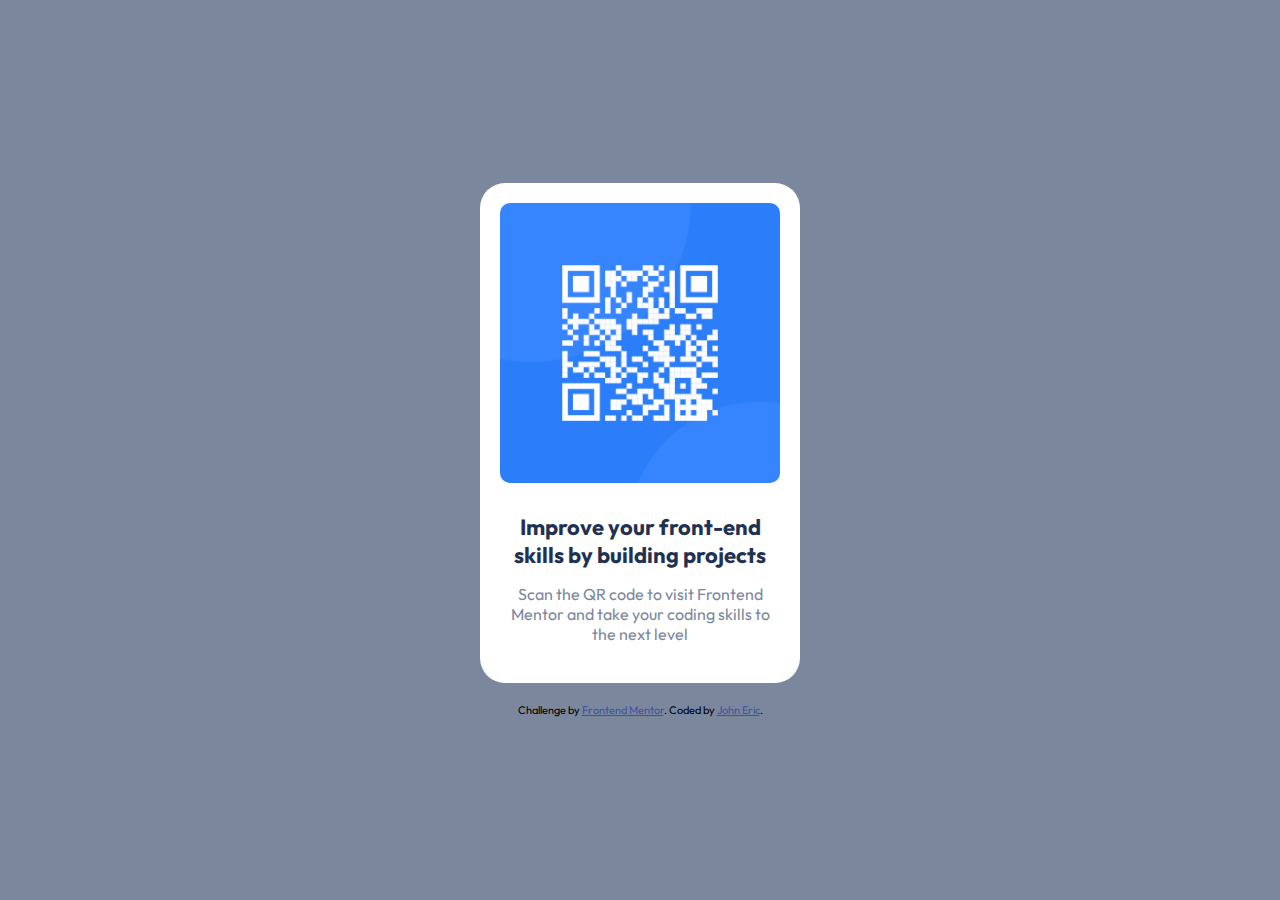
<file: index.html>
<!DOCTYPE html>
<html lang="en">
<head>
  <meta charset="UTF-8">
  <meta name="viewport" content="width=device-width, initial-scale=1.0"> <!-- displays site properly based on user's device -->

  <link rel="icon" type="image/png" sizes="32x32" href="./images/favicon-32x32.png">
  
  <link rel="preconnect" href="https://fonts.googleapis.com">
<link rel="preconnect" href="https://fonts.gstatic.com" crossorigin>
<link href="https://fonts.googleapis.com/css2?family=Outfit:wght@400;700&display=swap" rel="stylesheet">

  <link rel="stylesheet" href="style.css">

  
  <title>Frontend Mentor | QR code component</title>

  <!-- Feel free to remove these styles or customise in your own stylesheet 👍 -->
  <style>
    .attribution { font-size: 11px; text-align: center; }
    .attribution a { color: hsl(228, 45%, 44%); }
  </style>
</head>
<body>
  <div class="container">
    <img src="images/image-qr-code.png" alt="image-qr-code">
    <h1>Improve your front-end skills by building projects</h1>
    <p>Scan the QR code to visit Frontend Mentor and take your coding skills to the next level</p>
  </div>
  
  <div class="attribution">
    Challenge by <a href="https://www.frontendmentor.io?ref=challenge" target="_blank">Frontend Mentor</a>. 
    Coded by <a href="#">John Eric</a>.
  </div>

</body>
</html>
</file>
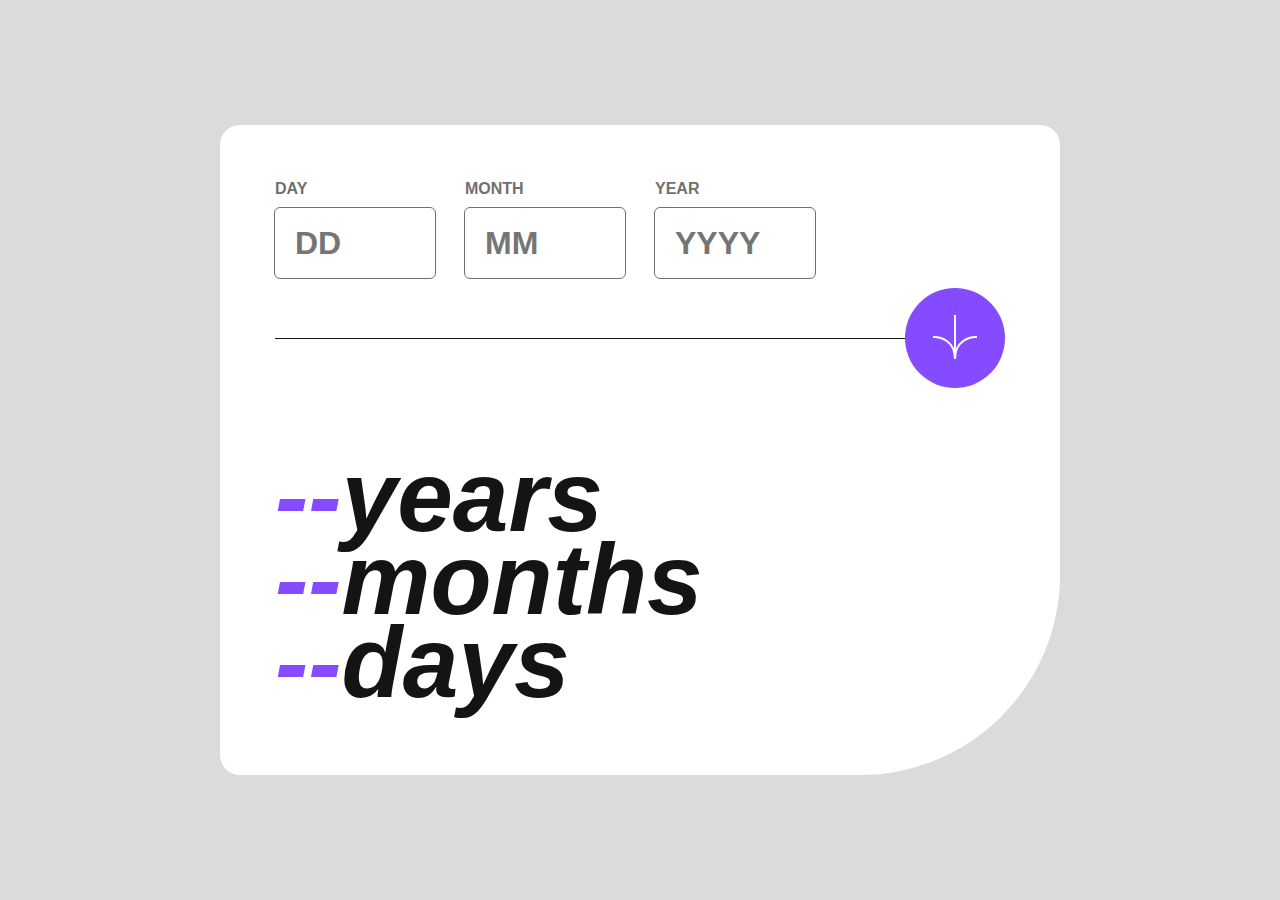
<file: age-calculator-app-main/index.html>
<!DOCTYPE html>
<html lang="en">
  <head>
    <meta charset="UTF-8" />
    <meta name="viewport" content="width=device-width, initial-scale=1.0" />
    <!-- displays site properly based on user's device -->

    <link
      rel="icon"
      type="image/png"
      sizes="32x32"
      href="./assets/images/favicon-32x32.png"
    />
    <link rel="stylesheet" href="style.css" />

    <title>Frontend Mentor | Age calculator app</title>
    <script src="app.js" defer></script>

    <!-- Feel free to remove these styles or customise in your own stylesheet 👍 -->
    <style>
      .attribution {
        font-size: 11px;
        text-align: center;
      }
      .attribution a {
        color: hsl(228, 45%, 44%);
      }
    </style>
  </head>
  <body>
    <div class="container">
      <form action="" class="form">
          <div class="data">
            <label for="day">Day</label>
            <input type="number" name="day" placeholder="DD" class="day"/>
            <p class="invalid date"></p>
          </div>
          <div class="data dataMonth">
            <label for="month">Month</label>
            <input type="number" name="month" placeholder="MM" class="month"/>
            <p class="invalid month"></p>
          </div>
          <div class="data">
            <label for="year">Year</label>
            <input type="number" name="year" placeholder="YYYY" class="year"/>
            <p class="invalid year"></p>
          </div>
      </form>
      <div class="submit">
        <div class="line"></div>
        <button type="submit" class="btn"/>
        <img src="assets/images/icon-arrow.svg" alt="">
        </button>
      </div>

      <div class="result">
        <p><span class="resultYears">--</span>years</p>
        <p><span class="resultMonths">--</span>months</p>
        <p><span class="resultDays">--</span>days</p>
      </div>

    </div>
    <!-- <div class="attribution">
      Challenge by
      <a href="https://www.frontendmentor.io?ref=challenge" target="_blank"
        >Frontend Mentor</a
      >. Coded by <a href="#">Your Name Here</a>.
    </div> -->
  </body>
</html>
</file>
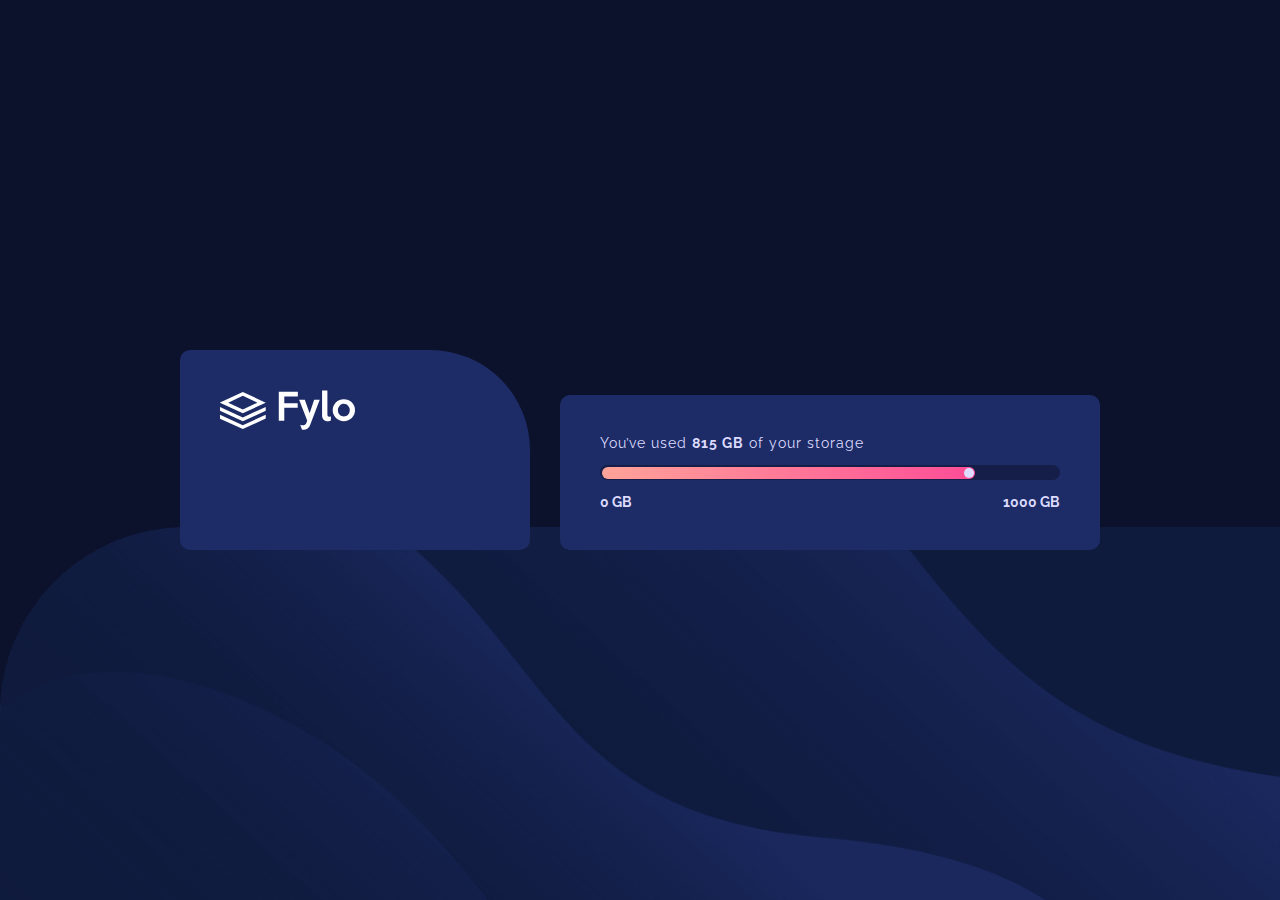
<file: fylo-data-storage-component-master/index.html>
<!DOCTYPE html>
<html lang="en">
  <head>
    <meta charset="UTF-8" />
    <meta name="viewport" content="width=device-width, initial-scale=1.0" />
    <!-- displays site properly based on user's device -->

    <link
      rel="icon"
      type="image/png"
      sizes="32x32"
      href="./images/favicon-32x32.png"
    />
    <link rel="stylesheet" href="style.css" />
    <link
      href="https://fonts.googleapis.com/css?family=Raleway:100,200,300,regular,500,600,700,800,900,100italic,200italic,300italic,italic,500italic,600italic,700italic,800italic,900italic"
      rel="stylesheet"
    />

    <title>Frontend Mentor | Fylo data storage component</title>

    <!-- Feel free to remove these styles or customise in your own stylesheet 👍 -->
    <style>
      .attribution {
        font-size: 11px;
        text-align: center;
      }
      .attribution a {
        color: hsl(228, 45%, 44%);
      }
    </style>
  </head>
  <body>
    <main>
      <div class="icon-container">
        <img src="images/logo.svg" alt="logo" class="logo"/>
        <div class="icons">
          <div class="icon"><img src="images/icon-document.svg" alt="document"/></div>
          <div class="icon"><img src="images/icon-folder.svg" alt="folder" /></div>
          <div class="icon"><img src="images/icon-upload.svg" alt="upload" /></div>
        </div>
      </div>
      <div class="state-container">
        <p>You’ve used <span>815 GB</span> of your storage</p>
        <div class="storage-rest">
          <p>185 <span>GB Left</span></p>
          <div class="triangle"></div>
        </div>
        <div class="storage-bar">
          <div class="storage"></div>
        </div>
        <div class="storage-info">
          <span>0 GB</span>
          <span>1000 GB</span>
        </div>
      </div>
    </main>

    <!-- You’ve used 815 GB of your storage

  185 GB Left
  
  0 GB
  1000 GB
  
   <div class="attribution">
    Challenge by <a href="https://www.frontendmentor.io?ref=challenge" target="_blank">Frontend Mentor</a>. 
    Coded by <a href="#">Your Name Here</a>.
  </div> -->
  </body>
</html>
</file>
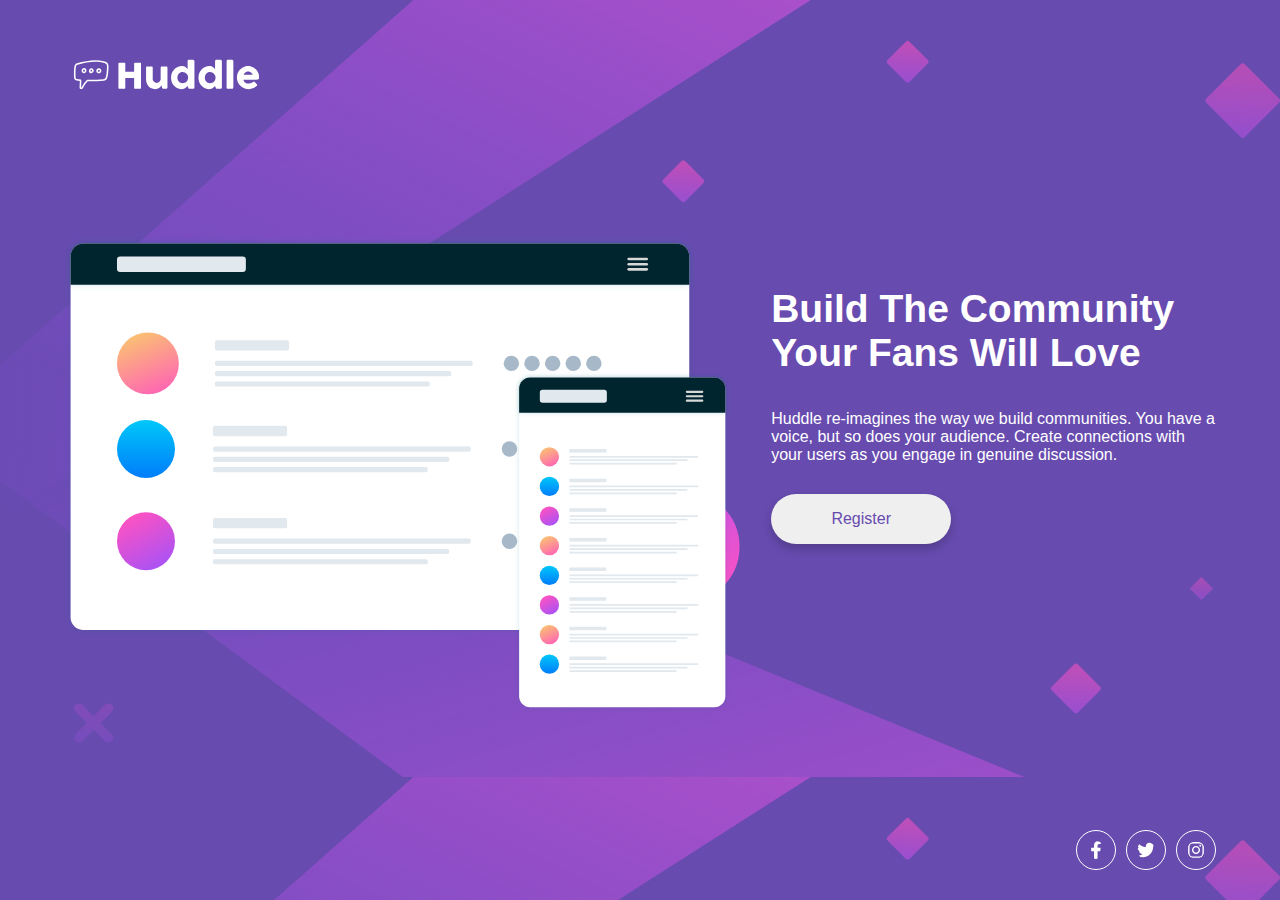
<file: huddle-landing-page-with-single-introductory-section-master/index.html>
<!DOCTYPE html>
<html lang="en">
  <head>
    <meta charset="UTF-8" />
    <meta name="viewport" content="width=device-width, initial-scale=1.0" />
    <!-- displays site properly based on user's device -->

    <link
      rel="icon"
      type="image/png"
      sizes="32x32"
      href="./images/favicon-32x32.png"
    />
    <link
      rel="stylesheet"
      href="https://cdnjs.cloudflare.com/ajax/libs/font-awesome/6.4.0/css/all.min.css"
      integrity="sha512-iecdLmaskl7CVkqkXNQ/ZH/XLlvWZOJyj7Yy7tcenmpD1ypASozpmT/E0iPtmFIB46ZmdtAc9eNBvH0H/ZpiBw=="
      crossorigin="anonymous"
      referrerpolicy="no-referrer"
    />
    <link rel="stylesheet" href="style.css" />

    <title>
      Frontend Mentor | Huddle landing page with single introductory section
    </title>

    <!-- Feel free to remove these styles or customise in your own stylesheet 👍 -->
    <style>
      .attribution {
        font-size: 11px;
        text-align: center;
      }
      .attribution a {
        color: hsl(228, 45%, 44%);
      }
    </style>
  </head>
  <body>
    <header>
      <img src="images/logo.svg" alt="logo-Huddle" class="logo"/>
    </header>

    <main>
      <div class="img-content">
        <img
          src="images/illustration-mockups.svg"
          alt="illustration-mockups"
          class="illustration"
        />
      </div>

      <div class="text-content">
        <h1>Build The Community Your Fans Will Love</h1>
        <p>
          Huddle re-imagines the way we build communities. You have a voice, but
          so does your audience. Create connections with your users as you
          engage in genuine discussion.
        </p>
        <button>Register</button>
      </div>

    </main>
    
    <footer class="social">
      <svg xmlns="http://www.w3.org/2000/svg" viewBox="0 0 320 512"><path d="M279.14 288l14.22-92.66h-88.91v-60.13c0-25.35 12.42-50.06 52.24-50.06h40.42V6.26S260.43 0 225.36 0c-73.22 0-121.08 44.38-121.08 124.72v70.62H22.89V288h81.39v224h100.17V288z" fill="#fff"/>
      </svg>
      <svg xmlns="http://www.w3.org/2000/svg" viewBox="0 0 512 512"><path d="M459.37 151.716c.325 4.548.325 9.097.325 13.645 0 138.72-105.583 298.558-298.558 298.558-59.452 0-114.68-17.219-161.137-47.106 8.447.974 16.568 1.299 25.34 1.299 49.055 0 94.213-16.568 130.274-44.832-46.132-.975-84.792-31.188-98.112-72.772 6.498.974 12.995 1.624 19.818 1.624 9.421 0 18.843-1.3 27.614-3.573-48.081-9.747-84.143-51.98-84.143-102.985v-1.299c13.969 7.797 30.214 12.67 47.431 13.319-28.264-18.843-46.781-51.005-46.781-87.391 0-19.492 5.197-37.36 14.294-52.954 51.655 63.675 129.3 105.258 216.365 109.807-1.624-7.797-2.599-15.918-2.599-24.04 0-57.828 46.782-104.934 104.934-104.934 30.213 0 57.502 12.67 76.67 33.137 23.715-4.548 46.456-13.32 66.599-25.34-7.798 24.366-24.366 44.833-46.132 57.827 21.117-2.273 41.584-8.122 60.426-16.243-14.292 20.791-32.161 39.308-52.628 54.253z" fill="#fff"/></svg>
      <svg xmlns="http://www.w3.org/2000/svg" viewBox="0 0 448 512"><path d="M224.1 141c-63.6 0-114.9 51.3-114.9 114.9s51.3 114.9 114.9 114.9S339 319.5 339 255.9 287.7 141 224.1 141zm0 189.6c-41.1 0-74.7-33.5-74.7-74.7s33.5-74.7 74.7-74.7 74.7 33.5 74.7 74.7-33.6 74.7-74.7 74.7zm146.4-194.3c0 14.9-12 26.8-26.8 26.8-14.9 0-26.8-12-26.8-26.8s12-26.8 26.8-26.8 26.8 12 26.8 26.8zm76.1 27.2c-1.7-35.9-9.9-67.7-36.2-93.9-26.2-26.2-58-34.4-93.9-36.2-37-2.1-147.9-2.1-184.9 0-35.8 1.7-67.6 9.9-93.9 36.1s-34.4 58-36.2 93.9c-2.1 37-2.1 147.9 0 184.9 1.7 35.9 9.9 67.7 36.2 93.9s58 34.4 93.9 36.2c37 2.1 147.9 2.1 184.9 0 35.9-1.7 67.7-9.9 93.9-36.2 26.2-26.2 34.4-58 36.2-93.9 2.1-37 2.1-147.8 0-184.8zM398.8 388c-7.8 19.6-22.9 34.7-42.6 42.6-29.5 11.7-99.5 9-132.1 9s-102.7 2.6-132.1-9c-19.6-7.8-34.7-22.9-42.6-42.6-11.7-29.5-9-99.5-9-132.1s-2.6-102.7 9-132.1c7.8-19.6 22.9-34.7 42.6-42.6 29.5-11.7 99.5-9 132.1-9s102.7-2.6 132.1 9c19.6 7.8 34.7 22.9 42.6 42.6 11.7 29.5 9 99.5 9 132.1s2.7 102.7-9 132.1z" fill="#fff"/></svg>
      <!-- <img src="images/facebook-f.svg" alt="icon-facebook" />
      <img src="images/twitter.svg" alt="icon-twitter" />
      <img src="images/instagram.svg" alt="icon-instagram" /> -->
    </footer>
    <!-- <footer>
    <p class="attribution">
      Challenge by <a href="https://www.frontendmentor.io?ref=challenge" target="_blank">Frontend Mentor</a>. 
      Coded by <a href="#">Jonh Eric</a>.
    </p>
  </footer> -->
  </body>
</html>
</file>
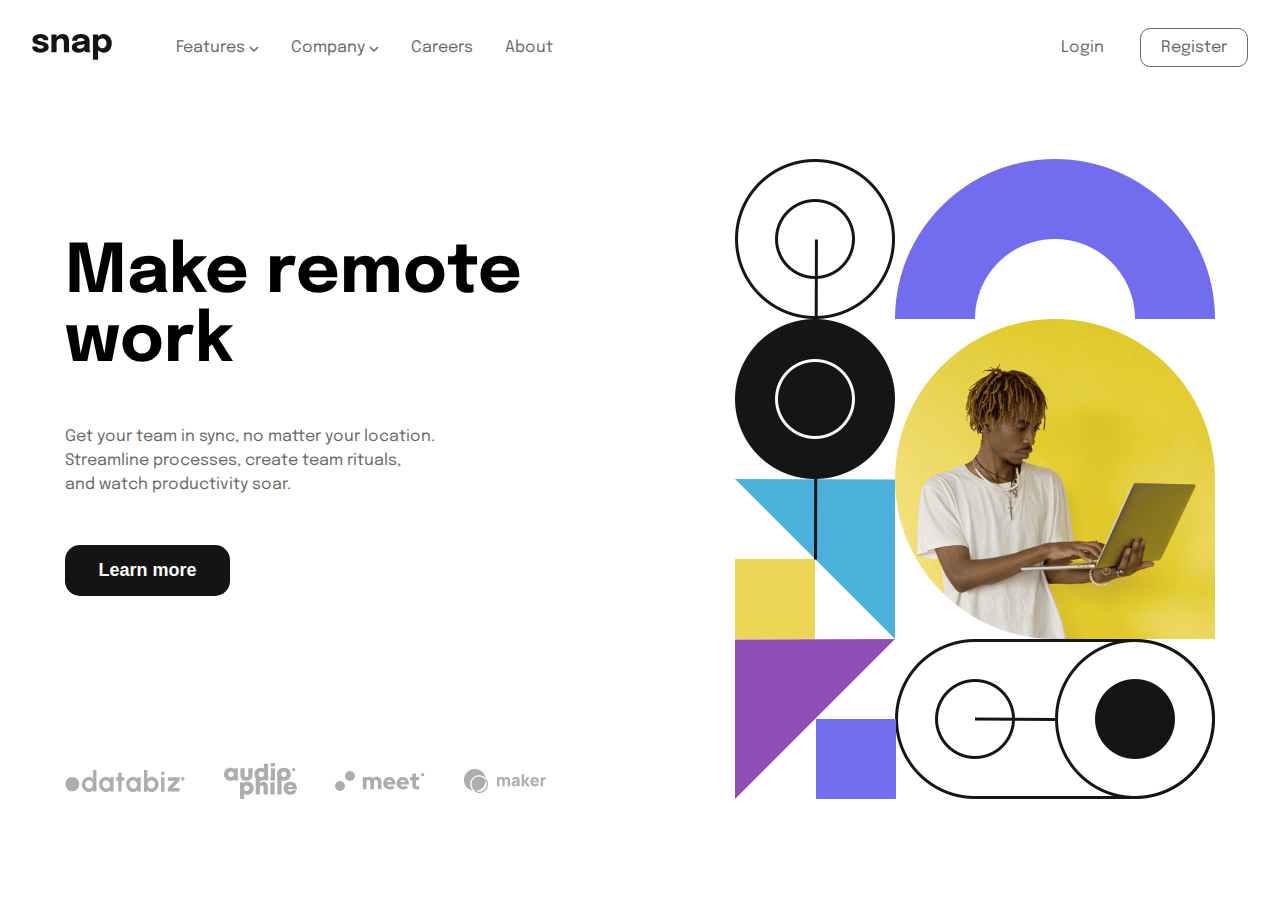
<file: intro-section-with-dropdown-navigation-main/index.html>
<!DOCTYPE html>
<html lang="en">
<head>
  <meta charset="UTF-8">
  <meta name="viewport" content="width=device-width, initial-scale=1.0"> <!-- displays site properly based on user's device -->

  <link rel="icon" type="image/png" sizes="32x32" href="./images/favicon-32x32.png">
  <link rel="stylesheet" href="style.css">
  <link href="https://fonts.googleapis.com/css?family=Epilogue:100,200,300,regular,500,600,700,800,900,100italic,200italic,300italic,italic,500italic,600italic,700italic,800italic,900italic" rel="stylesheet" />
  
  <title>Frontend Mentor | Intro section with dropdown navigation</title>

  <!-- Feel free to remove these styles or customise in your own stylesheet 👍 -->
  <style>
    .attribution { font-size: 11px; text-align: center; }
    .attribution a { color: hsl(228, 45%, 44%); }
  </style>
</head>
<body>
<header role="navigation">
  <nav>
    <img src="images/logo.svg" alt="logo snap" class="logo">
    <menu class="close">
      <ul>
        <li>
          <a href="#" class="features-menu">
            <span>Features</span> 
            <img src="images/icon-arrow-down.svg" class="arrow1" alt="">
                      <!-- <img src="images/icon-arrow-up.svg" alt=""> -->
          </a>
          <ul class="submenu sub-features none">
            <li><a href="#"><img src="images/icon-todo.svg" alt="icon-todo"> <span>Todo List</span></a></li>
            <li><a href="#"><img src="images/icon-calendar.svg" alt="icon-calendar"> <span>Calendar</span></a></li>
            <li><a href="#"><img src="images/icon-reminders.svg" alt="icon-reminders"> <span>Reminder</span></a></li>
            <li><a href="#"><img src="images/icon-planning.svg" alt="icon-planning"> <span>Planning</span></a></li>
          </ul>
        </li>
        <li>
          <a href="#" class="company-menu">
            <span>Company</span>
             <img src="images/icon-arrow-down.svg" class="arrow2" alt="">
                    <!-- <img src="images/icon-arrow-up.svg" alt=""> -->
          </a>
          <ul class="submenu sub-company none">
            <li><a href="#">History</a></li>
            <li><a href="#">Our Team</a></li>
            <li><a href="#">Blog</a></li>
          </ul>
        </li>
        <li><a href="">Careers</a></li>
        <li><a href="">About</a></li>
      </ul>
      <div class="user-login">
        <a href="#">Login</a >
        <a href="">Register</a>
      </div>
    </menu>
    <div class="hamburger">
      <div></div>
      <div></div>
      <div></div>
    </div>
  </nav>


  <div class="overlay close"></div>
</header>
  <section class="hero">
    <div class="left-hero">
      <h1>Make remote work</h1>
      <p>
        Get your team in sync, no matter your location. <br>
        Streamline processes, create team rituals, <br>
        and watch productivity soar.
      </p>
      <button>Learn more</button>
      <div class="client-logo">
        <img src="images/client-databiz.svg" alt="">
        <img src="images/client-audiophile.svg" alt="">
        <img src="images/client-meet.svg" alt="">
        <img src="images/client-maker.svg" alt="">
      </div>
    </div>
    <div class="illustration">
      <!-- <img src="images/image-hero-desktop.png" alt=""> -->
    </div>
  </section>
  
  <!-- <div class="attribution">
    Challenge by <a href="https://www.frontendmentor.io?ref=challenge" target="_blank">Frontend Mentor</a>. 
    Coded by <a href="#">Your Name Here</a>.
  </div> -->

  <script src="app.js"></script>
</body>
</html>
</file>
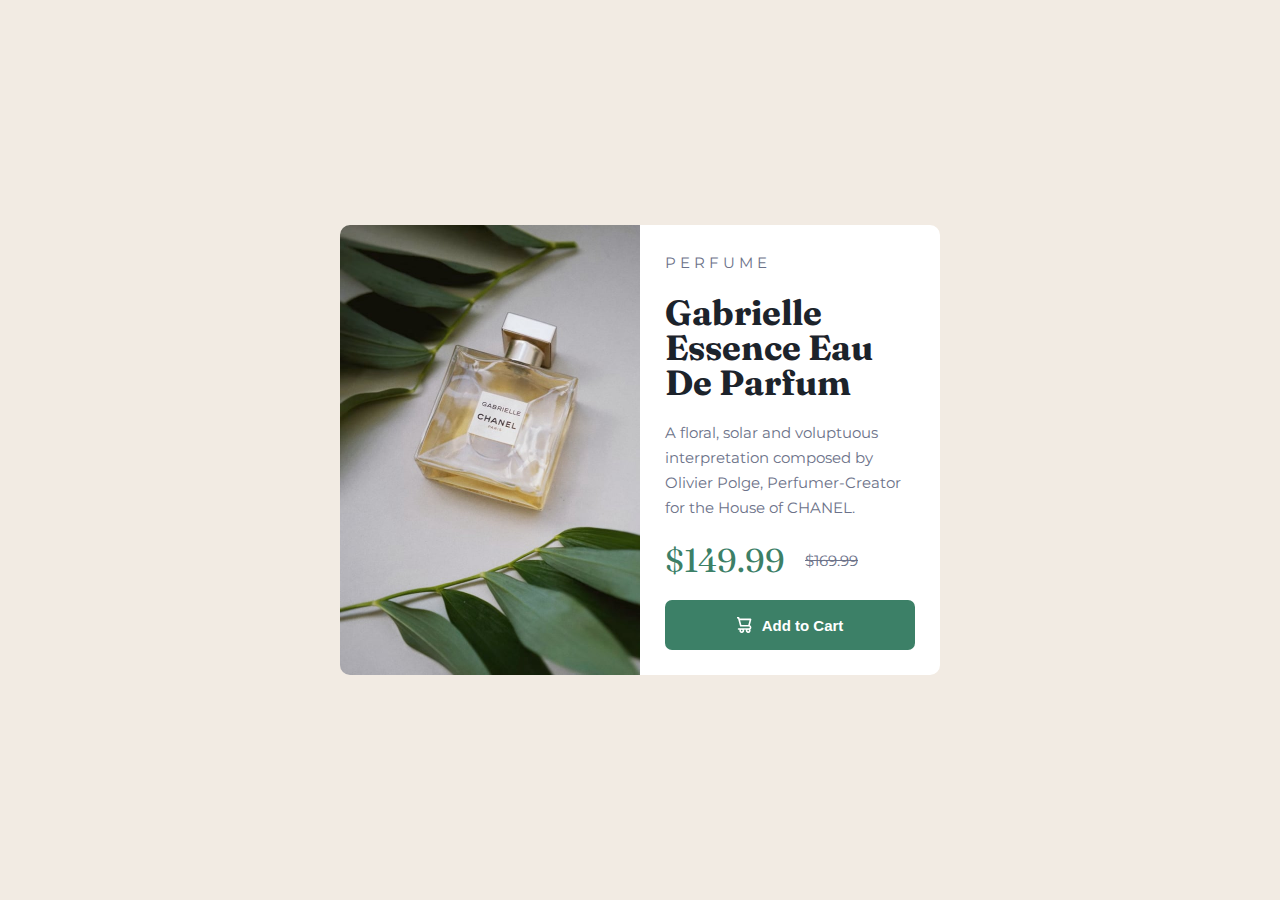
<file: product-preview-card-component-main/index.html>
<!DOCTYPE html>
<html lang="en">
<head>
  <meta charset="UTF-8">
  <meta name="viewport" content="width=device-width, initial-scale=1.0"> <!-- displays site properly based on user's device -->

  <link rel="icon" type="image/png" sizes="32x32" href="./images/favicon-32x32.png">
  <link rel="preconnect" href="https://fonts.googleapis.com">
<link rel="preconnect" href="https://fonts.gstatic.com" crossorigin>
<link href="https://fonts.googleapis.com/css2?family=Fraunces:opsz,wght@9..144,700&family=Montserrat:wght@500;700&display=swap" rel="stylesheet">
  <link rel="stylesheet" href="style.css">
  
  <title>Frontend Mentor | Product preview card component</title>

  <!-- Feel free to remove these styles or customise in your own stylesheet 👍 -->
  <style>
    .attribution { font-size: 11px; text-align: center; }
    .attribution a { color: hsl(228, 45%, 44%); }
  </style>
</head>
<body>

  <main class="card">
    
      <img src="./images/image-product-desktop.jpg" alt="image-of-product" class="card-img">    
    
    <div class="card-body">
      <p class="card-text product-name">PERFUME</p>
      <h1 class="card-title">Gabrielle Essence Eau De Parfum</h1>
      <p class="card-text">
        A floral, solar and voluptuous interpretation composed by Olivier Polge,
        Perfumer-Creator for the House of CHANEL.
      </p>
      <div class="card-price">
        <span>$149.99</span>
        <span class="promo">$169.99</span>
      </div>
      <button>
        <img src="images/icon-cart.svg" alt="icon-cart">
        Add to Cart
      </button>
    </div>
    
  </main>
  
  <!-- <div class="attribution">
    Challenge by <a href="https://www.frontendmentor.io?ref=challenge" target="_blank">Frontend Mentor</a>. 
    Coded by <a href="#">Your Name Here</a>.
  </div> -->
</body>
</html>
</file>
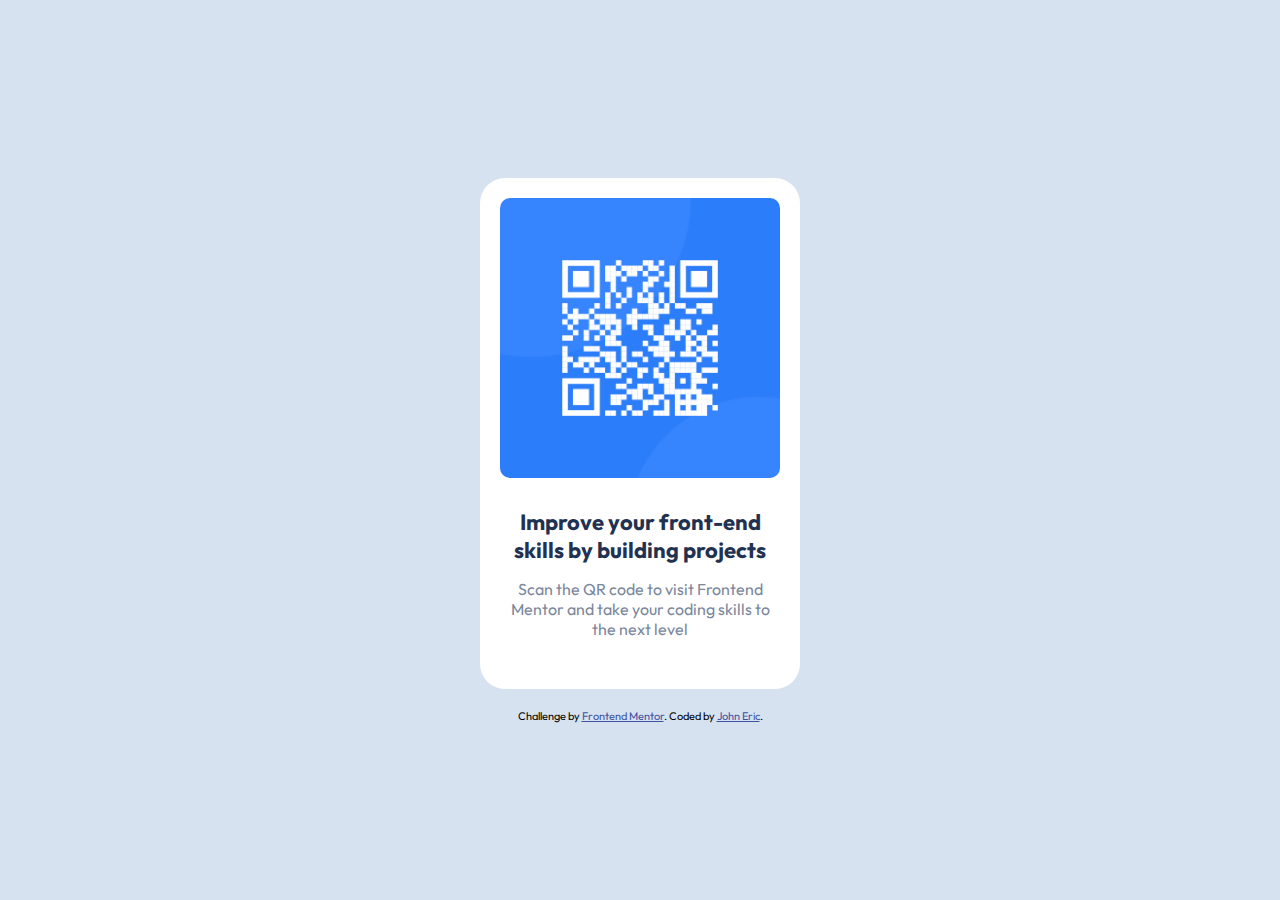
<file: qr-code-card/index.html>
<!DOCTYPE html>
<html lang="en">
  <head>
    <meta charset="UTF-8" />
    <meta name="viewport" content="width=device-width, initial-scale=1.0" />
    <!-- displays site properly based on user's device -->

    <link
      rel="icon"
      type="image/png"
      sizes="32x32"
      href="./images/favicon-32x32.png"
    />

    <link rel="preconnect" href="https://fonts.googleapis.com" />
    <link rel="preconnect" href="https://fonts.gstatic.com" crossorigin />
    <link
      href="https://fonts.googleapis.com/css2?family=Outfit:wght@400;700&display=swap"
      rel="stylesheet"
    />

    <link rel="stylesheet" href="style.css" />

    <title>Frontend Mentor | QR code component</title>

    <!-- Feel free to remove these styles or customise in your own stylesheet 👍 -->
    <style>
      .attribution {
        font-size: 11px;
        text-align: center;
      }
      .attribution a {
        color: hsl(228, 45%, 44%);
      }
    </style>
  </head>
  <body>
    <main class="container">
      <img src="images/image-qr-code.png" alt="image-qr-code" />
      <h1>Improve your front-end skills by building projects</h1>
      <p>
        Scan the QR code to visit Frontend Mentor and take your coding skills to
        the next level
      </p>
    </main>

    <footer class="attribution">
      Challenge by
      <a href="https://www.frontendmentor.io?ref=challenge" target="_blank"
        >Frontend Mentor</a
      >. Coded by <a href="#">John Eric</a>.
    </footer>
  </body>
</html>
</file>
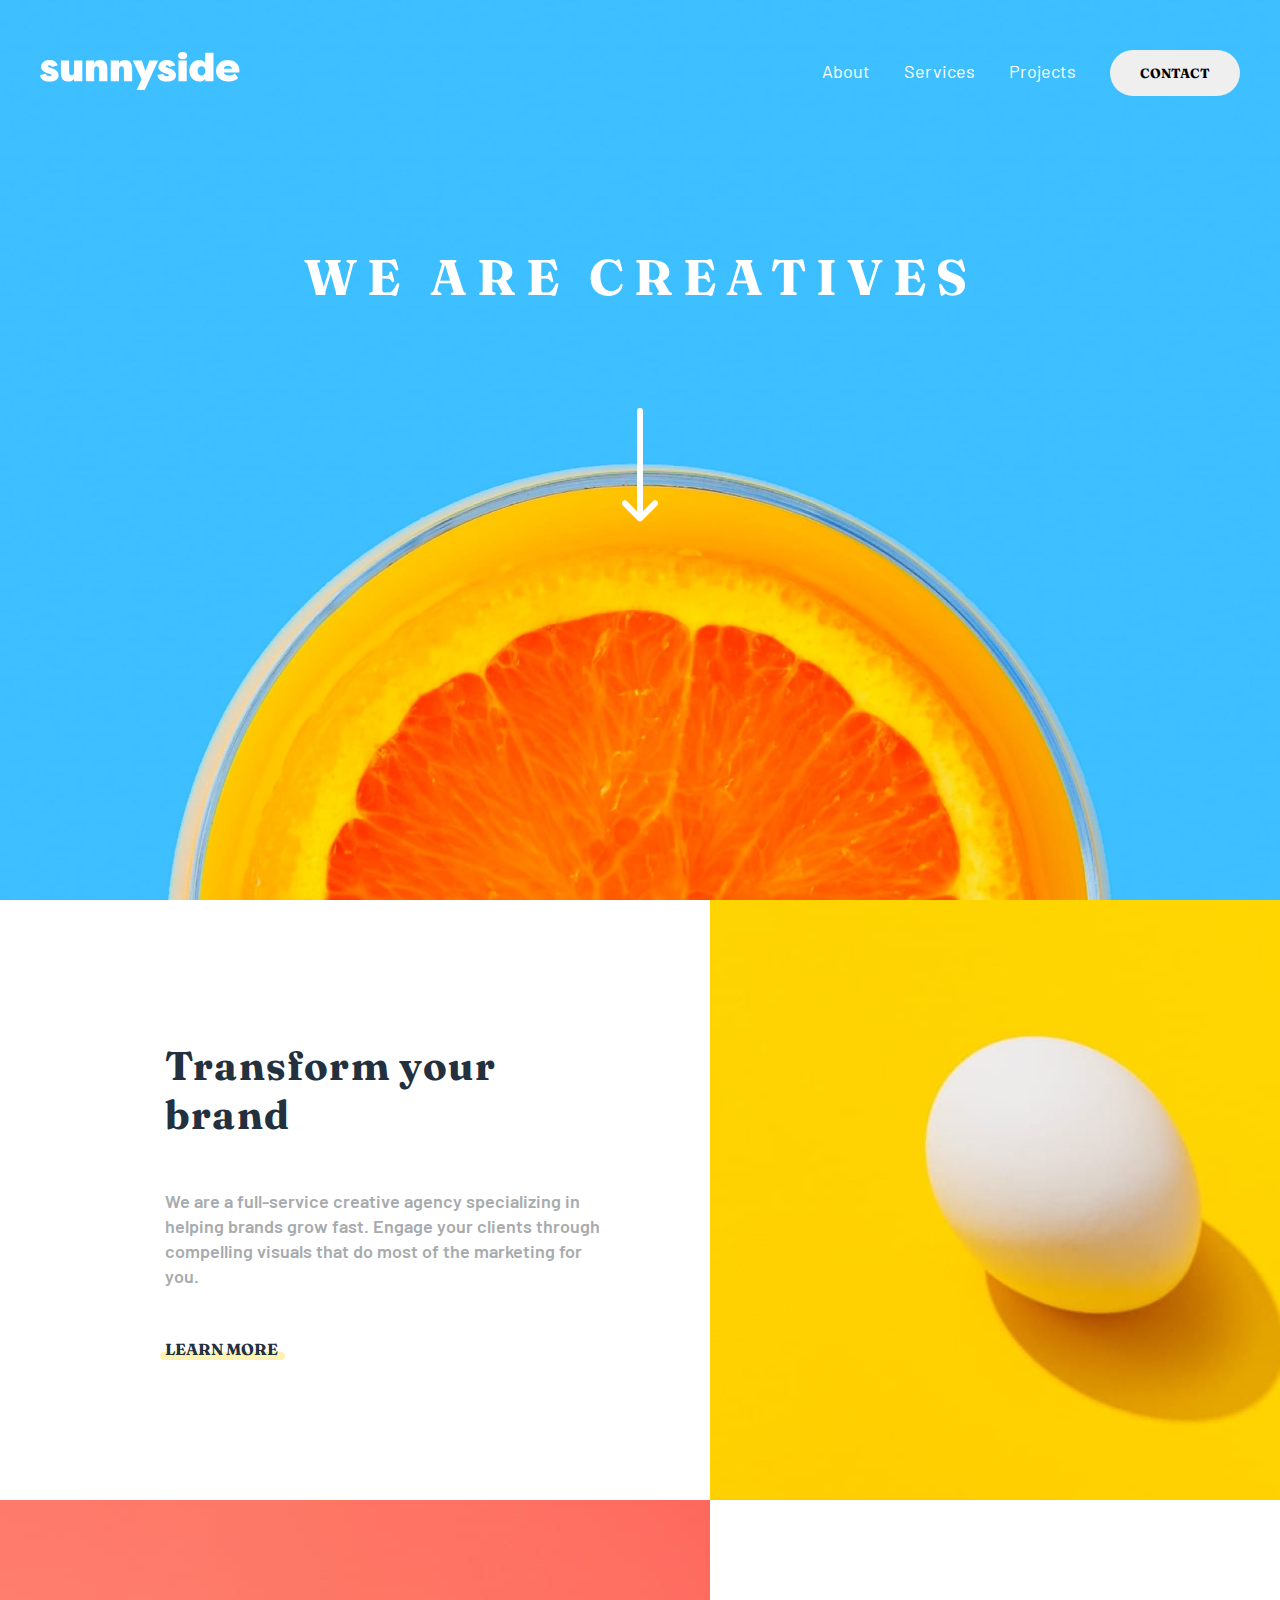
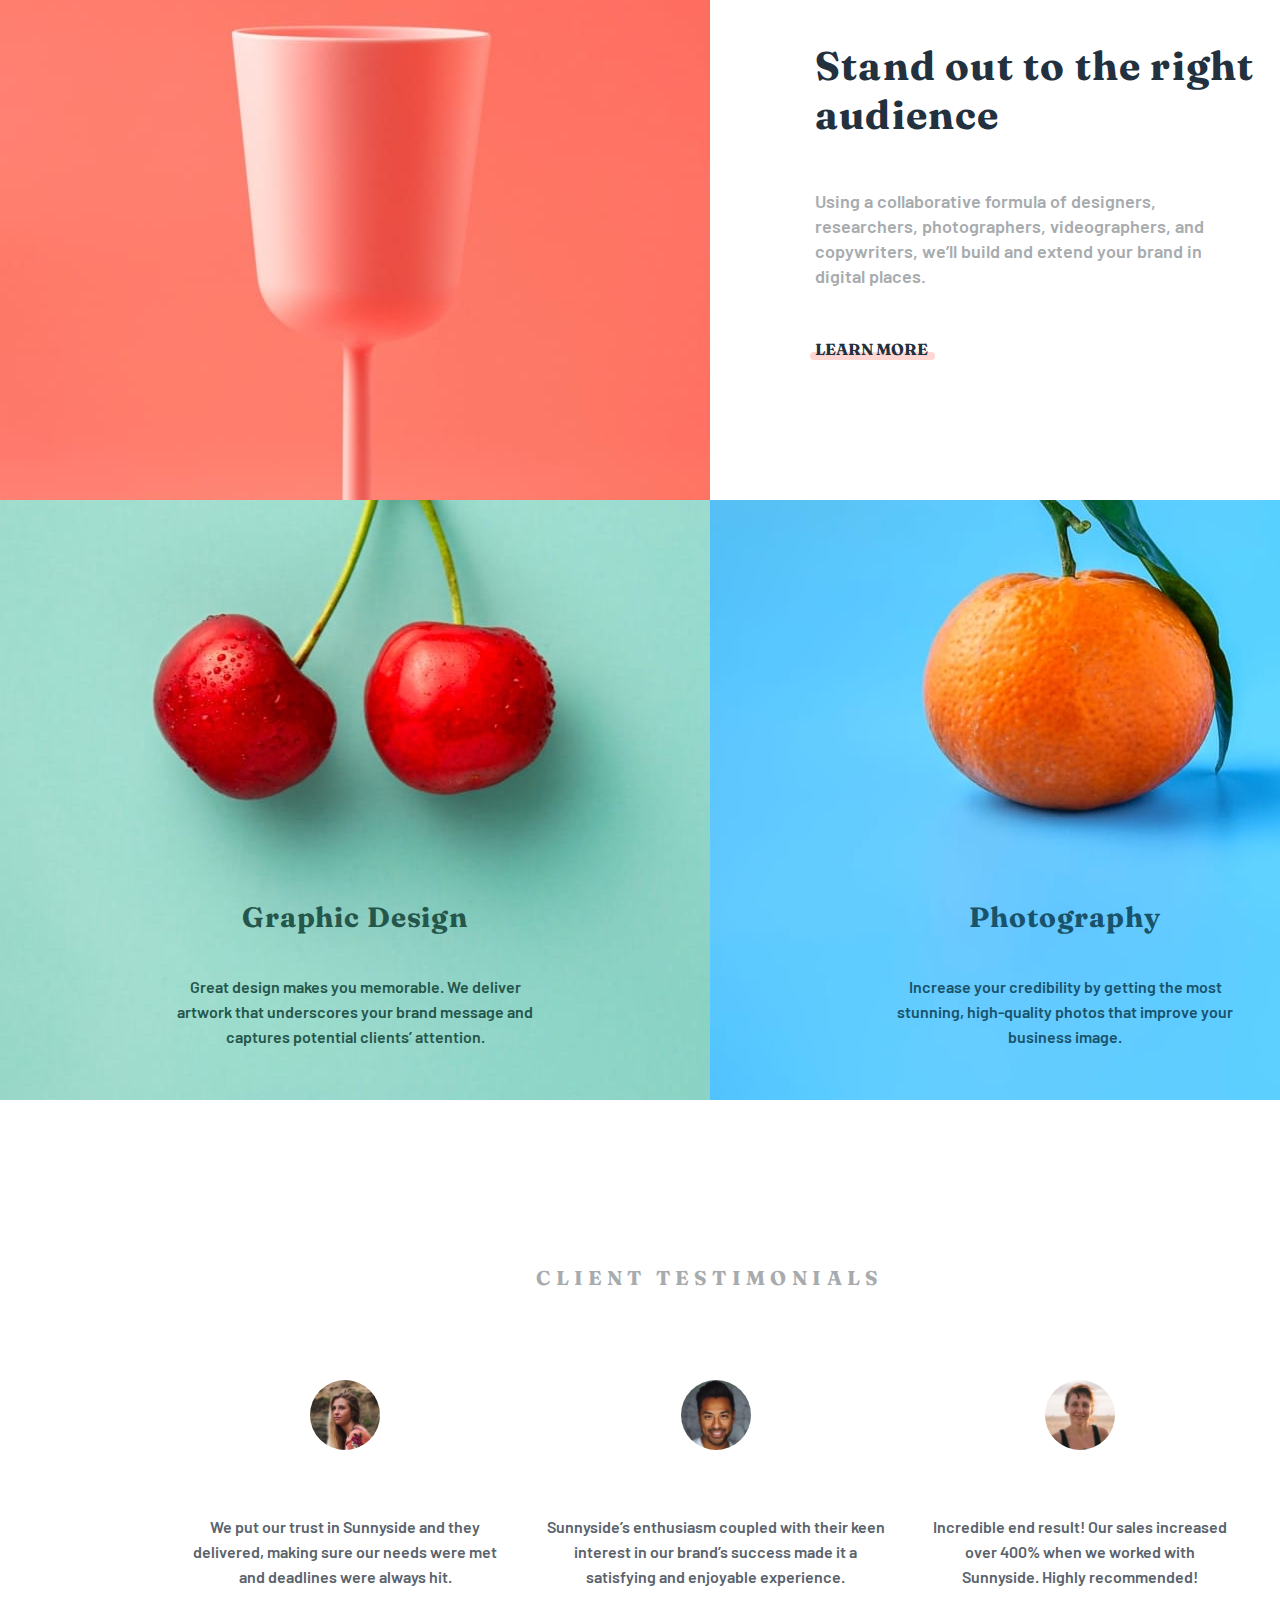
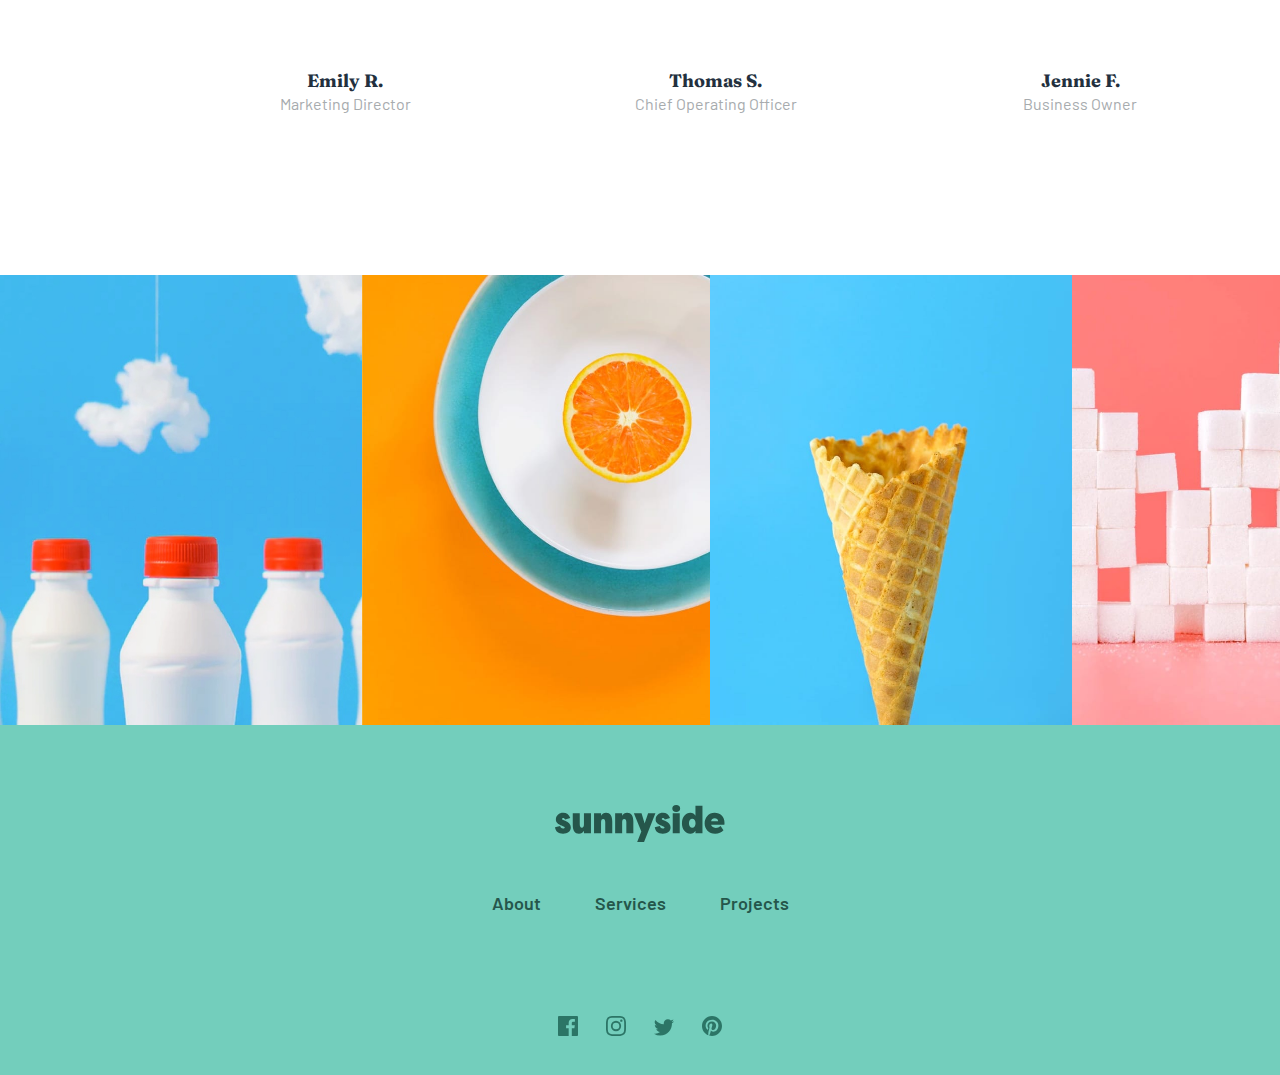
<file: sunnyside-agency-landing-page-main/index.html>
<!DOCTYPE html>
<html lang="en">
<head>
  <meta charset="UTF-8">
  <meta name="viewport" content="width=device-width, initial-scale=1.0"> <!-- displays site properly based on user's device -->

  <link rel="icon" type="image/png" sizes="32x32" href="./images/favicon-32x32.png">
  <link rel="stylesheet" href="minireset.css.js">
  <link rel="stylesheet" href="style.css">
  <script src="app.js" defer></script>
  <link href="https://fonts.googleapis.com/css?family=Barlow:100,100italic,200,200italic,300,300italic,regular,italic,500,500italic,600,600italic,700,700italic,800,800italic,900,900italic" rel="stylesheet" />
    <link href="https://fonts.googleapis.com/css?family=Fraunces:100,200,300,regular,500,600,700,800,900,100italic,200italic,300italic,italic,500italic,600italic,700italic,800italic,900italic" rel="stylesheet" />
  
  <title>Frontend Mentor | Sunnyside agency landing page</title>

  <!-- Feel free to remove these styles or customise in your own stylesheet 👍 -->
  <style>
    .attribution { font-size: 11px; text-align: center; }
    .attribution a { color: hsl(228, 45%, 44%); }
  </style>
</head>
<body>
  <header>
    <nav>
      <a href="#" aria-label="visit home page"><img class="nav-logo" src="images/logo.svg" alt="logo Sunnyside"></a>
      <div class="main-navlinks">
        <button class="hamburger" type="button" aria-label="toogle navigation" aria-expanded="false">
          <span></span>
          <span></span>
          <span></span>
        </button>
        <div class="navlinks-container">
          <a href="#">About</a>
          <a href="#">Services</a>
          <a href="#">Projects</a>
          <button type="button">Contact</button>
        </div>
      </div>
    </nav>
    <h1>We are creatives</h1>
    <img src="images/icon-arrow-down.svg" alt="icon-arrow-down" class="arrowDown">
  </header>
  <!-- MAIN -->
  <main>
    <div class="transform-text">
      <h2>Transform your brand</h2>
      <p>
        We are a full-service creative agency specializing in helping brands grow fast. 
  Engage your clients through compelling visuals that do most of the marketing for you.
      </p>
      <a href="#">Learn more</a>
    </div>
    <div class="transform-img"></div>
    <div class="stand-img"></div>
    <div class="stand-text">
      <h2>Stand out to the right audience</h2>
      <p>
        Using a collaborative formula of designers, researchers, photographers, videographers, and copywriters, we’ll build and extend your brand in digital places.
      </p>
      <a href="#">Learn more</a>
    </div>
    <div class="graphicDesign">
      <h3>Graphic Design</h3>
      <p>
        Great design makes you memorable. We deliver artwork that underscores your brand message and captures potential clients’ attention.
      </p>
    </div>
    <div class="photography">
      <h3>Photography</h3>
      <p>
        Increase your credibility by getting the most stunning, high-quality photos that improve your business image.
      </p>
    </div>
    <section class="testimonials">
      <h3>Client testimonials</h3>
      <div class="testimonials-container">
        <div class="testimonial">
          <img src="images/image-emily.jpg" alt="">
          <p>We put our trust in Sunnyside and they delivered, making sure our needs were met and deadlines were always hit.</p>
          <span class="clientName">Emily R.</span>
          <span class="clientFonction">Marketing Director</span>
        </div>
        <div class="testimonial">
          <img src="images/image-thomas.jpg" alt="">
          <p>Sunnyside’s enthusiasm coupled with their keen interest in our brand’s success made it a satisfying and enjoyable experience.</p>
          <span class="clientName">Thomas S.</span>
          <span class="clientFonction">Chief Operating Officer</span>
        </div>
        <div class="testimonial">
          <img src="images/image-jennie.jpg" alt="">
          <p>Incredible end result! Our sales increased over 400% when we worked with Sunnyside. Highly recommended!</p>
          <span class="clientName">Jennie F.</span>
          <span class="clientFonction">Business Owner</span>
        </div>
      </div>
    </section>
    <div class="projects">
      
        <div class="project">
          <img src="images/desktop/image-gallery-milkbottles.jpg" alt="milkbottles">
          <img src="images/desktop/image-gallery-orange.jpg" alt="orange">
        </div>
        <div class="project">
          <img src="images/desktop/image-gallery-cone.jpg" alt="cone">
          <img src="images/desktop/image-gallery-sugarcubes.jpg" alt="sugar">
        </div>
      
    </div>
  </main>

  <footer>
    
      <a href="#" class="logo-footer">
        <svg class="icon-footer" width="100%" height="100%" viewbox="0 0 124 24" preserveAspectRatio="none" xmlns="http://www.w3.org/2000/svg">
          <path d="M5.857 18.708c1.638 0 2.995-.36 4.07-1.08 1.075-.721 1.613-1.769 1.613-3.144-.083-1.855-1.464-3.246-4.144-4.173l-1.44-.597c-.314-.1-.538-.198-.67-.298a.45.45 0 01-.198-.373c0-.414.273-.62.819-.62.678 0 1.182.347 1.513 1.043l3.698-1.044c-.893-2.22-2.614-3.329-5.162-3.329-1.522 0-2.788.398-3.797 1.193C1.15 7.08.645 8.116.645 9.39c0 .398.058.766.174 1.106.116.34.29.638.521.894.232.257.455.48.67.671.215.19.488.369.82.534.33.166.582.286.756.36.174.075.41.162.707.261l.422.15 1.49.546c.363.133.6.244.707.335a.449.449 0 01.16.36c0 .431-.404.647-1.215.647-1.191 0-1.903-.53-2.134-1.59L0 14.509c.463 2.8 2.416 4.2 5.857 4.2zm11.636 0c1.638 0 2.845-.63 3.623-1.888v1.615h5.112V5.366h-5.112v7.156c0 1.474-.505 2.21-1.514 2.21-1.026 0-1.539-.736-1.539-2.21V5.366h-5.112v7.653c0 3.793 1.514 5.69 4.542 5.69zm16.103-.273V11.28c0-1.475.504-2.212 1.513-2.212 1.026 0 1.54.737 1.54 2.212v7.155h5.111v-7.652c0-3.793-1.513-5.69-4.541-5.69-1.638 0-2.846.63-3.623 1.888V5.366h-5.113v13.069h5.113zm15.383 0V11.28c0-1.475.504-2.212 1.514-2.212 1.025 0 1.538.737 1.538 2.212v7.155h5.113v-7.652c0-3.793-1.514-5.69-4.542-5.69-1.638 0-2.846.63-3.623 1.888V5.366h-5.113v13.069h5.113zM64.958 24l8.289-18.634H67.91l-2.532 6.684-2.258-6.684h-5.584l5.435 11.802L59.944 24h5.014zm13.67-5.292c1.638 0 2.995-.36 4.07-1.08 1.076-.721 1.614-1.769 1.614-3.144-.083-1.855-1.465-3.246-4.145-4.173l-1.44-.597c-.314-.1-.537-.198-.67-.298a.45.45 0 01-.198-.373c0-.414.273-.62.819-.62.678 0 1.183.347 1.514 1.043l3.698-1.044c-.894-2.22-2.614-3.329-5.162-3.329-1.522 0-2.788.398-3.797 1.193-1.01.795-1.514 1.83-1.514 3.105 0 .398.058.766.173 1.106.116.34.29.638.522.894.231.257.455.48.67.671.215.19.488.369.819.534.33.166.583.286.757.36.173.075.41.162.707.261l.422.15 1.489.546c.364.133.6.244.707.335a.449.449 0 01.161.36c0 .431-.405.647-1.216.647-1.19 0-1.902-.53-2.134-1.59l-3.723.844c.464 2.8 2.416 4.2 5.857 4.2zm9.8-14.137c.91 0 1.613-.215 2.11-.646.495-.43.744-.977.744-1.64 0-.678-.24-1.23-.72-1.651C90.082.21 89.371 0 88.428 0c-.943 0-1.655.211-2.135.634-.48.422-.72.973-.72 1.652 0 .662.249 1.209.745 1.64.497.43 1.2.645 2.11.645zm2.556 13.864V5.366H85.87v13.069h5.113zm7.74.273c1.737 0 2.977-.63 3.722-1.888v1.615h5.112V.472h-5.112v6.534c-.745-1.275-1.985-1.913-3.723-1.913-1.753 0-3.214.642-4.38 1.926-1.166 1.283-1.75 2.91-1.75 4.882 0 1.97.584 3.598 1.75 4.882 1.166 1.283 2.627 1.925 4.38 1.925zm1.39-3.9c-.729 0-1.312-.274-1.75-.82-.439-.547-.658-1.243-.658-2.087 0-.845.215-1.54.645-2.087.447-.547 1.034-.82 1.762-.82s1.311.273 1.75.82c.438.546.657 1.242.657 2.087 0 .844-.219 1.54-.657 2.087-.439.546-1.022.82-1.75.82zm16.698 3.9c2.597 0 4.624-.754 6.08-2.26l-2.11-2.833c-1.042.845-2.217 1.267-3.524 1.267-.992 0-1.799-.224-2.42-.67-.62-.448-.93-.879-.93-1.293h9.604c.083-.298.124-.687.124-1.167 0-2.054-.674-3.677-2.022-4.87-1.349-1.193-3.073-1.789-5.175-1.789-2.25 0-4.028.671-5.335 2.013-1.307 1.341-1.961 2.956-1.961 4.844 0 1.938.69 3.549 2.072 4.833 1.382 1.283 3.247 1.925 5.597 1.925zm2.208-8.149h-5.112c.033-.613.298-1.08.794-1.404.496-.323 1.084-.484 1.762-.484.678 0 1.266.165 1.762.497.497.331.761.795.794 1.391z" fill="#25564b" fill-rule="nonzero" />
        </svg>
      </a>
    
    <div class="navlinks-container navlinks-footer">
      <a href="#">About</a>
      <a href="#">Services</a>
      <a href="#">Projects</a>
    </div>
    <div class="social-icons">
      <svg class="icon-footer" width="20" height="20" xmlns="http://www.w3.org/2000/svg">
        <path d="M18.896 0H1.104C.494 0 0 .494 0 1.104v17.793C0 19.506.494 20 1.104 20h9.58v-7.745H8.076V9.237h2.606V7.01c0-2.583 1.578-3.99 3.883-3.99 1.104 0 2.052.082 2.329.119v2.7h-1.598c-1.254 0-1.496.597-1.496 1.47v1.928h2.989l-.39 3.018h-2.6V20h5.098c.608 0 1.102-.494 1.102-1.104V1.104C20 .494 19.506 0 18.896 0z" fill="#2C7566" fill-rule="nonzero"/>
      </svg>
      <svg class="icon-footer" width="20" height="20" xmlns="http://www.w3.org/2000/svg">
        <path d="M10 1.802c2.67 0 2.987.01 4.042.059 2.71.123 3.975 1.409 4.099 4.099.048 1.054.057 1.37.057 4.04 0 2.672-.01 2.988-.057 4.042-.124 2.687-1.387 3.975-4.1 4.099-1.054.048-1.37.058-4.041.058-2.67 0-2.987-.01-4.04-.058-2.718-.124-3.977-1.416-4.1-4.1-.048-1.054-.058-1.37-.058-4.041 0-2.67.01-2.986.058-4.04.124-2.69 1.387-3.977 4.1-4.1 1.054-.048 1.37-.058 4.04-.058zM10 0C7.284 0 6.944.012 5.877.06 2.246.227.227 2.242.061 5.877.01 6.944 0 7.284 0 10s.012 3.057.06 4.123c.167 3.632 2.182 5.65 5.817 5.817 1.067.048 1.407.06 4.123.06s3.057-.012 4.123-.06c3.629-.167 5.652-2.182 5.816-5.817.05-1.066.061-1.407.061-4.123s-.012-3.056-.06-4.122C19.777 2.249 17.76.228 14.124.06 13.057.01 12.716 0 10 0zm0 4.865a5.135 5.135 0 100 10.27 5.135 5.135 0 000-10.27zm0 8.468a3.333 3.333 0 110-6.666 3.333 3.333 0 010 6.666zm5.338-9.87a1.2 1.2 0 100 2.4 1.2 1.2 0 000-2.4z" fill="#2C7566" fill-rule="nonzero"/>
      </svg>
      <svg class="icon-footer" width="20" height="17" xmlns="http://www.w3.org/2000/svg">
        <path d="M20 2.172a8.192 8.192 0 01-2.357.646 4.11 4.11 0 001.805-2.27 8.22 8.22 0 01-2.606.996A4.096 4.096 0 0013.847.248c-2.65 0-4.596 2.472-3.998 5.037A11.648 11.648 0 011.392 1a4.109 4.109 0 001.27 5.478 4.086 4.086 0 01-1.858-.513c-.045 1.9 1.318 3.679 3.291 4.075a4.113 4.113 0 01-1.853.07 4.106 4.106 0 003.833 2.849A8.25 8.25 0 010 14.658a11.616 11.616 0 006.29 1.843c7.618 0 11.923-6.434 11.663-12.205A8.354 8.354 0 0020 2.172z" fill="#2C7566" fill-rule="nonzero"/>
      </svg>
      <svg class="icon-footer" width="20" height="20" xmlns="http://www.w3.org/2000/svg">
        <path d="M10 0C4.477 0 0 4.477 0 10c0 4.237 2.636 7.855 6.356 9.312-.088-.791-.167-2.005.035-2.868.181-.78 1.172-4.97 1.172-4.97s-.299-.6-.299-1.486c0-1.39.806-2.428 1.81-2.428.852 0 1.264.64 1.264 1.408 0 .858-.546 2.14-.828 3.33-.236.995.5 1.807 1.48 1.807 1.778 0 3.144-1.874 3.144-4.58 0-2.393-1.72-4.068-4.176-4.068-2.845 0-4.516 2.135-4.516 4.34 0 .859.331 1.781.745 2.281a.3.3 0 01.069.288l-.278 1.133c-.044.183-.145.223-.335.134-1.249-.581-2.03-2.407-2.03-3.874 0-3.154 2.292-6.052 6.608-6.052 3.469 0 6.165 2.473 6.165 5.776 0 3.447-2.173 6.22-5.19 6.22-1.013 0-1.965-.525-2.291-1.148l-.623 2.378c-.226.869-.835 1.958-1.244 2.621.937.29 1.931.446 2.962.446 5.523 0 10-4.477 10-10S15.523 0 10 0z" fill="#2C7566" fill-rule="nonzero"/>
      </svg>
    </div>

  </footer>

  <!-- <div class="attribution">
    Challenge by <a href="https://www.frontendmentor.io?ref=challenge" target="_blank">Frontend Mentor</a>. 
    Coded by <a href="#">Your Name Here</a>.
  </div> -->

</body>
</html>
</file>
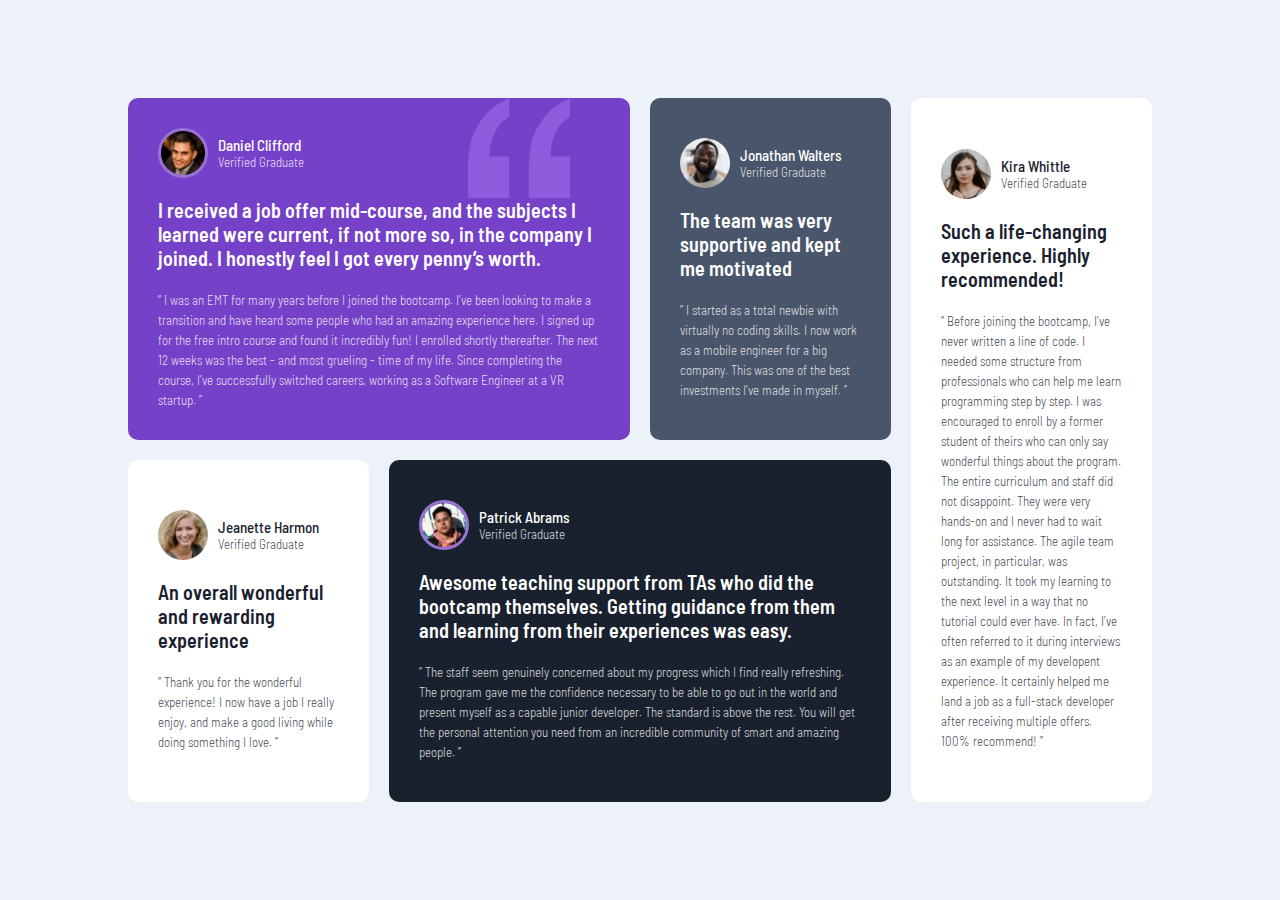
<file: testimonials-grid-section-main/index.html>
<!DOCTYPE html>
<html lang="en">

<head>
  <meta charset="UTF-8" />
  <meta name="viewport" content="width=device-width, initial-scale=1.0" />
  <!-- displays site properly based on user's device -->

  <link rel="icon" type="image/png" sizes="32x32" href="./images/favicon-32x32.png" />
  <link rel="preconnect" href="https://fonts.googleapis.com" />
  <link rel="preconnect" href="https://fonts.gstatic.com" crossorigin />
  <link href="https://fonts.googleapis.com/css2?family=Barlow+Semi+Condensed:wght@500;600&display=swap"
    rel="stylesheet" />
  <link rel="stylesheet" href="style.css" />

  <title>Frontend Mentor | [Challenge Name Here]</title>

  <!-- Feel free to remove these styles or customise in your own stylesheet 👍 -->
  <style>
    .attribution {
      font-size: 11px;
      text-align: center;
    }

    .attribution a {
      color: hsl(228, 45%, 44%);
    }
  </style>
</head>

<body>
  <main>
    <div class="card card-1">
      <img src="images/bg-pattern-quotation.svg" alt="quote icon" class="quote">
      <div class="card-head">
        <img src="images/image-daniel.jpg" alt="photo-daniel" class="profile" />
        <div class="info">
          <p class="name">
            Daniel Clifford
          </p>
          <p class="post">
            Verified Graduate
          </p>
        </div>
      </div>
      <h2 class="card-title">
        I received a job offer mid-course, and the subjects I learned were
        current, if not more so, in the company I joined. I honestly feel I
        got every penny’s worth.
      </h2>
      <p class="card-text">
        “ I was an EMT for many years before I joined the bootcamp. I’ve been
        looking to make a transition and have heard some people who had an
        amazing experience here. I signed up for the free intro course and
        found it incredibly fun! I enrolled shortly thereafter. The next 12
        weeks was the best - and most grueling - time of my life. Since
        completing the course, I’ve successfully switched careers, working as
        a Software Engineer at a VR startup. ”
      </p>
    </div>

    <div class="card card-2">
      <div class="card-head">
        <img src="images/image-jonathan.jpg" alt="photo-daniel" class="profile" />
        <div class="info">
          <p class="name">Jonathan Walters</p>
          <p class="post">
            Verified Graduate
          </p>
        </div>
      </div>

      <h2 class="card-title">
        The team was very supportive and kept
        me motivated
      </h2>

      <p class="card-text">

        “ I started as a total newbie with virtually no coding
        skills. I now work as a mobile engineer for a big company. This was one of
        the best investments I’ve made in myself. ”</p>
    </div>

    <div class="card card-3">
      <div class="card-head">
        <img src="images/image-jeanette.jpg" alt="photo-daniel" class="profile" />
        <div class="info">
          <p class="name">Jeanette Harmon</p>
          <p class="post">
            Verified Graduate
          </p>
        </div>
      </div>

      <h2 class="card-title">An overall wonderful and rewarding experience</h2>

      <p class="card-text">
        “ Thank you for the wonderful experience! I now have a job I really enjoy, and make a good
        living while doing something I love. ”
      </p>
    </div>

    <div class="card card-4">
      <div class="card-head">
        <img src="images/image-patrick.jpg" alt="photo-daniel" class="profile" />
        <div class="info">
          <p class="name">Patrick Abrams</p>
          <p class="post">
            Verified Graduate
          </p>
        </div>
      </div>

      <h2 class="card-title">
        Awesome teaching support from TAs who did the bootcamp themselves. Getting
        guidance from them and learning from their experiences was easy.
      </h2>

      <p class="card-text">

        “ The staff seem genuinely concerned about my progress which I find really
        refreshing. The program gave me the confidence necessary to be able to go
        out in the world and present myself as a capable junior developer. The
        standard is above the rest. You will get the personal attention you need
        from an incredible community of smart and amazing people. ”
      </p>
    </div>

    <div class="card card-5">
      <div class="card-head">
        <img src="images/image-kira.jpg" alt="photo-daniel" class="profile" />
        <div class="info">
          <p class="name">Kira Whittle</p>
          <p class="post">
            Verified Graduate
          </p>
        </div>
      </div>

      <h2 class="card-title">Such a life-changing experience. Highly recommended!</h2>

      <p class="card-text">

        “ Before joining the bootcamp, I’ve never written a line of code. I needed
        some structure from professionals who can help me learn programming step
        by step. I was encouraged to enroll by a former student of theirs who can
        only say wonderful things about the program. The entire curriculum and
        staff did not disappoint. They were very hands-on and I never had to wait
        long for assistance. The agile team project, in particular, was
        outstanding. It took my learning to the next level in a way that no
        tutorial could ever have. In fact, I’ve often referred to it during
        interviews as an example of my developent experience. It certainly helped
        me land a job as a full-stack developer after receiving multiple offers.
        100% recommend! ”

      </p>
    </div>


  </main>

  <!-- <div class="attribution">
    Challenge by
    <a href="https://www.frontendmentor.io?ref=challenge" target="_blank">Frontend Mentor</a>. Coded by <a href="#">Your
      Name Here</a>.
  </div> -->
</body>

</html>
</file>
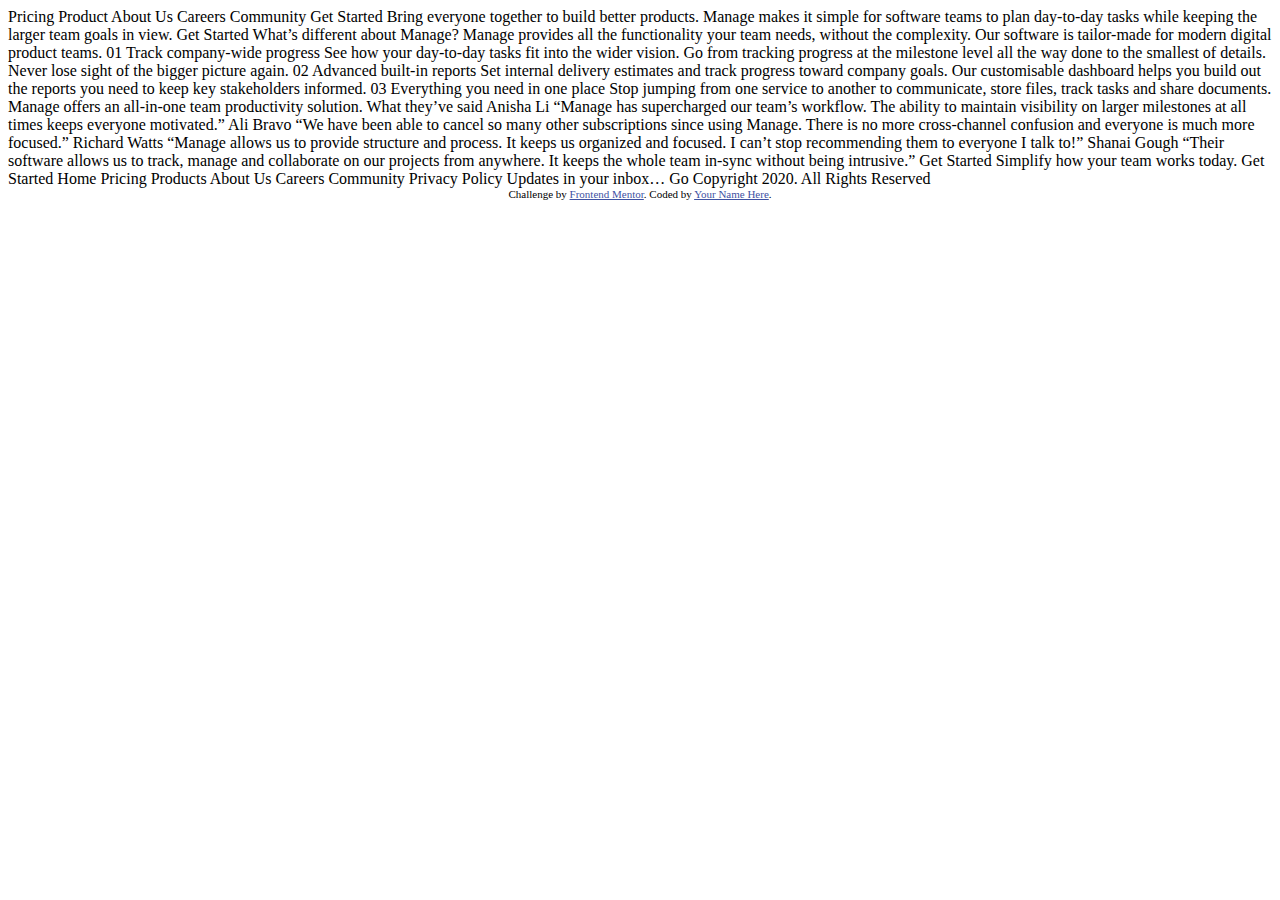
<file: manage-landing-page-master/manage-landing-page-master/index.html>
<!DOCTYPE html>
<html lang="en">
<head>
  <meta charset="UTF-8">
  <meta name="viewport" content="width=device-width, initial-scale=1.0"> <!-- displays site properly based on user's device -->

  <link rel="icon" type="image/png" sizes="32x32" href="./images/favicon-32x32.png">
  
  <title>Frontend Mentor | Manage landing page</title>

  <!-- Feel free to remove these styles or customise in your own stylesheet 👍 -->
  <style>
    .attribution { font-size: 11px; text-align: center; }
    .attribution a { color: hsl(228, 45%, 44%); }
  </style>
</head>
<body>

  Pricing
  Product
  About Us
  Careers
  Community

  Get Started

  Bring everyone together to build better products.

  Manage makes it simple for software teams to plan day-to-day 
  tasks while keeping the larger team goals in view.

  Get Started

  What’s different about Manage?

  Manage provides all the functionality your team needs, without 
  the complexity. Our software is tailor-made for modern digital 
  product teams. 

  01
  Track company-wide progress
  See how your day-to-day tasks fit into the wider vision. Go from 
  tracking progress at the milestone level all the way done to the 
  smallest of details. Never lose sight of the bigger picture again.

  02
  Advanced built-in reports
  Set internal delivery estimates and track progress toward company 
  goals. Our customisable dashboard helps you build out the reports 
  you need to keep key stakeholders informed.

  03
  Everything you need in one place
  Stop jumping from one service to another to communicate, store files, 
  track tasks and share documents. Manage offers an all-in-one team 
  productivity solution.

  What they’ve said

  Anisha Li
  “Manage has supercharged our team’s workflow. The ability to maintain 
  visibility on larger milestones at all times keeps everyone motivated.”

  Ali Bravo
  “We have been able to cancel so many other subscriptions since using 
  Manage. There is no more cross-channel confusion and everyone is much 
  more focused.”

  Richard Watts
  “Manage allows us to provide structure and process. It keeps us organized 
  and focused. I can’t stop recommending them to everyone I talk to!”

  Shanai Gough
  “Their software allows us to track, manage and collaborate on our projects 
  from anywhere. It keeps the whole team in-sync without being intrusive.”

  Get Started

  Simplify how your team works today.
  Get Started

  Home
  Pricing
  Products
  About Us
  Careers
  Community
  Privacy Policy

  Updates in your inbox…
  Go

  Copyright 2020. All Rights Reserved

  
  <div class="attribution">
    Challenge by <a href="https://www.frontendmentor.io?ref=challenge" target="_blank">Frontend Mentor</a>. 
    Coded by <a href="#">Your Name Here</a>.
  </div>
</body>
</html>
</file>
<file: style.css>
*, ::after, ::before{
    margin: 0;
    padding: 0;
    box-sizing: border-box;
}

body{
    font-family: 'Outfit', sans-serif;
    background-color: hsl(220, 15%, 55%);
    display: flex;
    flex-direction: column;
    justify-content: center;
    align-items: center;
    height: 100vh;
}

.container{
    width: 320px;
    height: 500px;
    padding: 20px;
    display: flex;
    flex-direction: column;
    justify-content: start;
    align-items: center;
    background-color: #fff;
    border-radius: 25px;
    text-align: center;
}

.container img{
    width: 100%;
    border-radius: 10px;
}

.container h1{
    margin: 30px auto 15px;
    font-size: 22px;
    font-weight: 700;
    color: hsl(218, 44%, 22%);
}

.container p{
    font-size: 16px;
    font-weight: 400;
    color: hsl(220, 15%, 55%);
}

.attribution{
    margin-top: 20px;
}
</file>
<file: age-calculator-app-main/style.css>
* {
    margin: 0;
    padding: 0;
    box-sizing: border-box;
}
body {
    font-family: "Poppins", sans-serif;
    width: 100wh;
    height: 100vh;
    display: flex;
    justify-content: center;
    align-items: center;
    background-color: hsl(0, 0%, 86%);
}
/* color: hsl(259, 100%, 65%);
color: #ff5757;
color: hsl(0, 0%, 100%);
color: hsl(0, 0%, 94%);
color: hsl(0, 0%, 86%);
color: hsl(0, 1%, 44%);
color: hsl(0, 0%, 8%); */

.container{
    min-width: 840px;
    min-height: 650px;
    display: flex;
    flex-direction: column;    
    padding: 55px;
    border-radius: 20px 20px 200px 20px;
    background-color: hsl(0, 0%, 100%);
}

.form{
    display: flex;
    justify-content: start;
}

.data{
    display: flex;
    flex-direction: column;
    margin-right: 30px;
}

.data label{
        font-size: 16px;
        font-weight: 600;
        color: #716f6f;
        text-transform: uppercase;
}

.data input{
    max-width: 160px;
   
    height: 70px;
    font-size: 32px;
    font-weight: 700;
    color: hsl(0, 1%, 44%);
    padding: 20px;
    margin-top: 10px;
    border-radius: 5px;
    outline: 1px solid hsl(0, 1%, 44%);
    border: none;
}

.data input:focus{
    color: hsl(0, 0%, 8%);
    outline: 1px solid hsl(259, 100%, 65%);
}

.required {
    margin-top: 10px;
    font-style: italic;
    color: hsl(0, 100%, 67%);
}

.submit{
    width: 100%;
    height: 100px;
    position: relative;
    display: flex;
    align-items: center;
    /* background-color: red; */
}

.line{
    width: 100%;
    height: 1px;
    background-color: hsl(0, 0%, 8%);
}

.btn{
    position: absolute;
    right: 0;
    width: 100px;
    height: 100px;
    padding: 25px;
    border-radius: 50%;
    border: none;
    background-color: hsl(259, 100%, 65%);
}

.btn:hover{
    background-color: hsl(0, 0%, 8%);
}

.result{
    margin-top: auto;
}
.result p{
    font-size: 100px;
    font-weight: 900;
    font-style: italic;
    color: hsl(0, 0%, 8%);
    margin-top: -32px;
}

.result span{
    color: hsl(259, 100%, 65%);
}

.invalid {
    margin-top: 10px;
    font-style: italic;
    color: hsl(0, 100%, 67%);
}

.none {
    display: none;
}

@media screen and (max-width: 900px) {
    .container{
        width: 90%;
        min-width: 375px;
        min-height: auto;
        padding: 25px;
        align-items: center;
        justify-content: center;
    }
    .form{
        justify-content: space-evenly;
    }
    .data{
        margin-right: 0;
    }
    .dataMonth{
        margin: 0 25px;
    }
    input{
        width: 100%;
    }
    input::placeholder{
        font-size: 21px;
        line-height: 70px;
    }
    .btn{
        right: calc(50% - 50px);
    }
    .submit{
        margin: 25px auto;
    }
    .result{
        margin: 25px auto;
    }
    .result p{
        font-size: calc(70px + (100 - 70) * ((100vw - 500px) / (1440 - 500)));
    }
}
</file>
<file: fylo-data-storage-component-master/style.css>
*,
::after,
::before {
  margin: 0;
  padding: 0;
  box-sizing: border-box;
}

html,
body {
  font-size: 62.5%;
}

:root {
  --white: #fff;
  --black: #000;
  --Pale-Blue: hsl(243, 100%, 93%);
  --Grayish-Blue: hsl(229, 7%, 55%);
  --Dark-Blue: hsl(228, 56%, 26%);
  --Very-Dark-Blue: hsl(229, 57%, 11%);
}

body {
  @import url(https://fonts.googleapis.com/css?family=Raleway:100,200,300,regular,500,600,700,800,900,100italic,200italic,300italic,italic,500italic,600italic,700italic,800italic,900italic);
  font-family: "Raleway", sans-serif;
  font-size: 14px;
  display: flex;
  justify-content: center;
  align-items: center;
  width: 100vw;
  min-height: 100vh;
  background-color: var(--Very-Dark-Blue);
  background-image: url(images/bg-desktop.png);
  background-repeat: no-repeat;
  background-position: bottom center;
  background-size: contain;
}

main {
  display: grid;
  grid-template-columns: 350px 540px;
  grid-row: 200px;
  gap: 3rem;
}

.icon-container {
  display: flex;
  flex-direction: column;
  justify-content: space-between;
  align-items: start;
  padding: 4rem;
  border-radius: 1rem 10rem 1rem 1rem;
  background-color: var(--Dark-Blue);
}
.logo {
  margin-bottom: 3rem;
}
.icons {
  display: flex;
  justify-content: space-between;
}

.icon {
  width: 5rem;
  height: 5rem;
  margin-right: 1.5rem;
  padding: 1.3rem;
  border-radius: 1rem;
  background-color: var(--Very-Dark-Blue);
  display: grid;
  place-items: center;
  opacity: 0;
  animation: appear 0.3s ease-in-out forwards;
}

.icon:nth-child(1) {
  animation-delay: 0.1s;
}
.icon:nth-child(2) {
  animation-delay: 0.4s;
}
.icon:nth-child(3) {
  animation-delay: 0.7s;
}

@keyframes appear {
  0% {
    transform: scale(0);
    opacity: 0;
  }

  100% {
    transform: scale(1);
    opacity: 1;
  }
}

.state-container {
  align-self: end;
  height: 15.5rem;
  display: flex;
  flex-direction: column;
  justify-content: space-between;
  align-items: start;
  padding: 4rem;
  border-radius: 1rem;
  background-color: var(--Dark-Blue);
  color: var(--Pale-Blue);
  position: relative;
}
.state-container span {
  font-weight: 700;
}
.state-container p {
  letter-spacing: 0.1rem;
}

.storage-bar {
  width: 100%;
  height: 1.5rem;
  border-radius: 1rem;
  background-color: #151e49;
  display: flex;
  justify-content: start;
  align-items: center;
}

.storage {
  width: 81%;
  height: 1.2rem;
  border-radius: 1rem;
  background: linear-gradient(to right, hsl(6, 100%, 80%), hsl(335, 100%, 65%));
  translate: 0.2rem;
  position: relative;
  animation: progress 1s ease-in-out forwards;
}

@keyframes progress {
  0% {
    width: 0%;
  }
  100% {
    width: 81%;
  }
}

.storage::after {
  position: absolute;
  top: 0.1rem;
  right: 0.1rem;
  content: "";
  width: 1rem;
  height: 1rem;
  border-radius: 50%;
  background-color: var(--Pale-Blue);
}

.storage-rest {
  position: absolute;
  top: -5rem;
  right: 4rem;
  padding: 2rem;
  border-radius: 1rem;
  font-size: 3rem;
  font-weight: 700;
  color: var(--Very-Dark-Blue);
  background-color: var(--Pale-Blue);
  opacity: 0;
  transform-origin: bottom right;
  animation: appear 0.3s ease-in-out forwards;
  animation-delay: 0.7s;
}

.storage-rest span {
  font-size: 1.4rem;
  color: var(--Grayish-Blue);
  text-transform: uppercase;
}

.triangle {
  position: absolute;
  right: 0;
  bottom: -3rem;
  display: inline-block;
  height: 0;
  width: 0;
  border-top: 5rem solid var(--Pale-Blue);
  border-left: 5rem solid transparent;
}

.storage-info {
  width: 100%;
  display: flex;
  justify-content: space-between;
}

@media screen and (max-width: 1020px) {
  body {
    background-image: url(images/bg-mobile.png);
    background-size: cover;
    display: grid;
    place-content: center;
  }

  main {
    width: 100%;
    display: flex;
    flex-direction: column;
    justify-content: center;
    align-items: center;
  }
  .icon-container{
    width: 100%;
  }
  .state-container{
    height: 18rem;
    padding-bottom: 7rem;
  }
  .storage-rest{
    top: 75%;
    right: 25%;
    
    padding: 2rem;
    border-radius: 1rem;
    font-size: 3rem;
    font-weight: 700;
  }
  .triangle{
    display: none;
  }
}
</file>
<file: huddle-landing-page-with-single-introductory-section-master/style.css>
*, ::after, ::before{
    margin: 0;
    padding: 0;
    box-sizing: border-box;
}
html{
    font-size: 62.5%;
}

body{
    min-height: 100vh;    
    font-family: 'Open sans', sans-serif;
    background-image: url(images/bg-desktop.svg);
    background-color: hsl(257, 40%, 49%);
    background-size: contain;
    display: flex;
    flex-direction: column;
    justify-content: space-between;
}


header{
    width: 90%;
    margin: 0 auto;
    padding: 5rem 0;
}

.logo{
    width: 20rem;
}

main{
    width: 90%;
    /* margin: 4rem auto 0;     */
    margin: 0 auto;    
    display: flex;
    justify-content: center;
}

.img-content{
    width: 60%;
}

.illustration{
    max-width: 100%; 
    height: auto;
    object-fit: contain;    
}

.text-content{
    width: 40%;
    margin-left: 4rem;
    margin-top: 5rem;
    display: flex;
    flex-direction: column;    
    color: #fff;    
}

.text-content h1{
    margin-bottom: 3.5rem;
    font-size: 3.9rem;
    font-weight: 600;    
}

.text-content p{
    margin-bottom: 3rem;
    font-size: 1.6rem;
    font-weight: 400;
}

.text-content button{
    display: inline;
    width: 18rem;
    height: 5rem;
    padding: 1rem;
    text-align: center;
    font-size: 1.6rem;
    font-weight: 500;
    border-radius: 3rem;
    border: none;
    outline: none;
    box-shadow: 0 0.5rem 1rem rgba(0, 0, 0, 0.2);
    color:hsl(257, 40%, 49%);
    cursor: pointer;
    transition: all 0.3s ease;
}

.text-content button:hover{
    background-color: hsl(300, 69%, 71%);
    color: #fff;
}

.social{
    width: 90%;
    margin: 0 auto;
    height: 10rem;
    display: flex;
    justify-content: end;
    align-items: center;
    
}

.social svg{
    width: 4rem;
    height: 4rem;
    padding: 1rem;
    border-radius: 50%;
    border: 1px solid #fff;
    cursor: pointer;
    transition: all 0.3s ease;
}
.social svg:nth-child(2){    
    margin: 0 1rem;    
}

.social svg path:hover, svg:hover {
    fill: hsl(300, 69%, 71%);
    border: 1px solid hsl(300, 69%, 71%);
}

@media screen and (max-width: 1150px) {
    body{
        background-image: url(images/bg-mobile.svg);
    }
    header{
        width: 80%;
        padding: 6rem 0;
    }
    .logo{
        width: 25rem;
    }
    main{       
        width: 80%;
        margin-top: 5.3rem;        
        flex-direction: column;
    }
    .img-content{
        width: 100%;
    }
    .text-content{
        width: 100%;
        margin-left: 0;
        margin-top: 12rem;
        text-align: center;
        align-items: center;    
        color: #fff;    
    }
    .text-content h1{
        margin-bottom: 0;
        font-size: 5rem;
        font-weight: 600;    
    }
    .text-content p{
        margin: 4rem 0;
        font-size: 3.4rem;
        font-weight: 400;
    }
    .text-content button{
        width: 60%;        
        height: 8rem;        
        font-size: 2.5rem;        
        border-radius: 4rem;        
    }
    .social{
        width: 80%;
        margin: 10rem auto 5rem;        
        justify-content: center;     
    }
    .social svg{
        width: 6rem;
        height: 6rem;
        padding: 1rem;        
    }
    .social svg:nth-child(2){    
        margin: 0 2rem;    
    }

}
</file>
<file: intro-section-with-dropdown-navigation-main/style.css>
*{
    margin: 0;
    padding: 0;
}

a{
    text-decoration: none;
    color: hsl(0, 0%, 41%)
}
a:hover{
    font-weight: 700;
    color: hsl(0, 0%, 8%)
}

html{
    /* font-size: 62.5%; */
    font-family: 'Epilogue';
}

body{
    width: 100vw;
    height: 100vh;
    /* background-color: rgba(0, 0, 0, 0.637); */
}

/* ================================================================== */

nav{
    max-width: 1440px;
    height: 30px;
    padding: 2rem;
    margin: 0 auto;
    margin-bottom: 35px;
    display: flex;
    align-items: center;    
}

.logo{
    width: 80px;    
    margin-right: 4rem;
    cursor: pointer;
}

menu{
    width: 100%;
    display: flex;
    justify-content: space-between;
}

nav ul{
    display: flex;
    list-style: none;
    font-style: 18px;
    position: relative;
}

nav ul li{
  margin-right: 2rem;  
}

/* ================================================================== */ 

ul.submenu.none{
    display: none;
}

ul.submenu{
    position: absolute;
    display: flex;
    flex-direction: column;
    justify-content: center;
    align-items: center;
    padding: 2rem;
    /* position */
    top: 40px;
    left: -80px;
    background: #FFFFFF;
    /* drop-down */
    box-shadow: 0px 4px 4px rgba(0, 0, 0, 0.1), -4px -4px 15px rgba(0, 0, 0, 0.1);
    border-radius: 15px;
    /* animation */
    transition: all 0.1s ease-in-out;
}
ul.submenu li{
    margin-right: 0;
    margin-bottom: 16px;
}
ul.submenu li:nth-child(4){
    margin-bottom: 0;
}

ul.submenu li a{
    width: 100%;
    display: flex;
}
ul.submenu img{
    margin-right: 15px;
}

.submenu.sub-company{
    left: 115px;
    align-items: start;
}
.submenu.sub-company li:nth-child(3){
    margin-bottom: 0;
}

ul.none{
    display: none;
}

ul.close{
    transform: translateX(-100%);
    transition: transform 0.3s ease-in;
    /* display: none; */
}
/* ================================================================== */ 


.hamburger{
    position: relative;
    width: 30px;
    height: 20px;
    cursor: pointer;
}

.hamburger div{
    position: absolute;
    width: 100%;
    height: 2px;
    background-color: hsl(0, 0%, 41%);
    transition: opacity 0.3s ease-in;
}
.hamburger div:nth-child(1),.hamburger div:nth-child(3){
    transition: transform 0.3s ease-in-out;
}
.hamburger div:nth-child(1){
    transform: translateY(-7px);
}
.hamburger div:nth-child(3){
    transform: translateY(7px);
}
.hamburger.open div:nth-child(1){
    transform: translate(0) rotate(135deg);
}
.hamburger.open div:nth-child(2){
    opacity: 0;
}
.hamburger.open div:nth-child(3){
    transform: translate(0) rotate(-135deg);
}

.user-login a:nth-child(1){
    margin-right: 2rem;
}
.user-login a:nth-child(2){
    padding: 10px 20px;
    border-radius: 10px;
    border: 1px solid hsl(0, 0%, 41%);
}
.user-login a:hover:nth-child(2){
    border: 1px solid hsl(0, 0%, 8%);
}

/* ================================================================== */

.hero{
    max-width: 1150px;
    display: flex;
    justify-content: space-between;
    align-items: center;
    padding: 30px;
    margin: 0 auto;
}
.left-hero{
    width: 50%;
    max-width: 535px;
    height: 640px;
    display: flex;
    flex-direction: column;
    justify-content: space-between;
}

.hero h1{
    max-width: 527px;
    font-size: calc(1.8rem + 3vw);
    margin-top: 5rem;
}

.hero p{
    /* width: 55%; */
    color: hsl(0, 0%, 41%);
    line-height: 24px;
    margin: 3rem 0;
    
}

.hero button{
    width: 25%;
    min-width: 165px;
    font-size: 18px;
    font-weight: 700;
    color: hsl(0, 0%, 98%);
    background-color: hsl(0, 0%, 8%);
    padding: 15px 30px;
    border-radius: 15px;
    border: none;
    cursor: pointer;
    margin-bottom: auto;
}

.hero button:hover{
    background-color: hsl(0, 0%, 98%);
    border: 1px solid hsl(0, 0%, 8%);
    color: hsl(0, 0%, 8%);
}

.client-logo{
    width: 90%;
    display: flex;
    justify-content: space-between;
    margin-top: 100px;
}

.client-logo img{
    /* width: 90px; */
    object-fit: contain;
}
.client-logo img:nth-child(1){
    width: 120px;
    object-fit: contain;
}


.illustration{
    width: 100%;
    max-width: 480px;
    height: 640px;

    background: url(images/image-hero-desktop.png) no-repeat center center / cover;
}

.hamburger{
    display: none;
}
.overlay.close{
    opacity: 0;
    transition: opacity 0.4s ease-in-out;
}



/* ================================================================== */

@media screen and (max-width: 950px){
    nav{
        position: fixed;
        z-index: 9999;
        width: 80%;
        margin-bottom: 0;
        position: relative;
    }
    menu.close{
        transform: translateX(200%);
        transition: transform 0.3s ease-in-out;
    }
    menu{
        position: absolute;
        display: flex;
        flex-direction: column;
        justify-content: start;
        /* align-items: center; */
        top: 0;
        right: -30px;
        width: 50%;
        height: 100vh;
        background-color: #FFFFFF;
        transform: translateX(0%);
        transition: transform 0.3s ease-in-out;

    }
    .overlay{        
        position: absolute;        
        top: 0;
        left: 0;
        width: 100%;
        height: 100vh;
        background-color: #0c0b0b88;
        opacity: 1;
    }
    
    menu ul{
        margin-top: 6rem;
        display: flex;
        flex-direction: column;
        transition: all 0.3 ease-in-out;
    }

    menu ul li{
        margin-left: 1rem;
        margin-bottom: 2rem;
    }

   .user-login{
    display: flex;
    flex-direction: column;
    align-items: center;
    text-align: center;
   }
   .user-login a{
       margin: .5rem;
    }
    
   .user-login a:nth-child(2){
    width: 65%;
    min-width: 150px;
   }

   .user-login a:nth-child(1) {
    margin-right: 0.5rem;
}

    .hamburger{
        display: flex;
        margin-left: auto;
        cursor: pointer;
        z-index: 9999;
    }
    .hero{
        flex-direction: column-reverse;
        justify-content: center;
    }
    .illustration{
        width: 100%;
        height: 400px;
        background: url(images/image-hero-mobile.png) no-repeat center center / contain;
    }
    .left-hero{
        width: 100%;
        height: 450px;
    }
    .hero h1{
        width: 100%;
        text-align: center;
        margin-top: 3rem;
    }
    .hero p{
        width: 100%;
        margin: 0 auto;
        text-align: center;
    }
    .hero button{
        margin: 0 auto;
    }
    .client-logo{
        width: 100%;
        min-width: 375px;
        margin: 0 auto;
    }

    ul.submenu{
        position: relative;               
        display: flex;
        flex-direction: column;
        justify-content: center;
        align-items: center;
        padding: 0;
        margin-top: 0;
        /* position */
        top: 20px;
        left: -20px;
        background: transparent;
        /* drop-down */
        box-shadow: 0px 0px 0px rgba(0, 0, 0, 0.1), -0px -0px 0px rgba(0, 0, 0, 0.1);
        border-radius: 15px;
        /* animation */
        transition: all 0.8s ease-in-out;
    }
    ul.submenu li:nth-child(4), .submenu.sub-company li:nth-child(3){
        margin-bottom: 1rem;
    }

    .submenu.sub-company{
        left: 20px;        
    }
    ul.close{
        display: none;       
    }

    
}
</file>
<file: product-preview-card-component-main/style.css>
*, ::after, ::before{
    margin: 0;
    padding: 0;
    box-sizing: border-box;
}

html{
    font-size: 62.5%;
}

body{
    width: 100%;
    min-height: 100vh;
    font-family: 'Montserrat', sans-serif;
    display: flex;
    justify-content: center;
    align-items: center;
    background-color: hsl(30, 38%, 92%);
}

.card{
    width: 60rem;
    height: 45rem;
    display: flex;
    justify-content: center;    
}

.card-img{    
    width: 50%;
    height: auto;   
    object-fit: contain;
    border-top-left-radius: 1rem;   
    border-bottom-left-radius: 1rem;   
}

.card-body{
    padding: 2.5rem;
    width: 50%;
    display: flex;
    flex-direction: column;
    justify-content: space-between;
    background-color: hsl(0, 0%, 100%);
    border-top-right-radius: 1rem;   
    border-bottom-right-radius: 1rem;   
}

.product-name{
    letter-spacing: 0.4rem;
    font-size: 1rem;
}

.card-title{
    font-size: 3.5rem;
    line-height: 3.5rem;
    font-family: 'Fraunces', serif;
    color: hsl(212, 21%, 14%);
}

.card-text{
    font-size: 1.5rem;
    line-height: 2.5rem;
    color: hsl(228, 12%, 48%);
}

.card-price{
    display: flex;
    align-items: center;
    font-family: 'Fraunces', serif;
    font-size: 3.3rem;
    color: hsl(158, 36%, 37%);
}

.promo{
    font-family: 'Montserrat', sans-serif;
    font-size: 1.5rem;    
    margin-left: 2rem;
    color: hsl(228, 12%, 48%);
    text-decoration: line-through;
}

.card button{
    width: 100%;
    height: 5rem;
    font-size: 1.5rem;
    font-weight: 700;
    border-radius: .7rem;
    border: none;
    outline: none;
    color:hsl(0, 0%, 100%);
    background-color: hsl(158, 36%, 37%);
    cursor: pointer;
    display: flex;
    justify-content: center;
    align-items: center;
}

.card button img{
    margin-right: 1rem;
}

.card button:hover{
    background-color: #1a4031;    
}

@media (max-width: 650px){ 
    body{
        margin: 3rem 0;
    }      
    .card{
        width: 90%;
        flex-direction: column;
    }
    .card-img{
        width: 100%;
        height: 24rem;
        object-fit: cover;
        border-top-right-radius: 1rem;
        border-bottom-left-radius: 0;
    }
    .card-body{
        width: 100%;
        border-top-right-radius: 0;   
        border-bottom-right-radius: 1rem;
        border-bottom-left-radius: 1rem;
    }
    .card-title, .card-text, .card-price{
        padding: 1rem 0;
    }
    .card button{
        margin-top: 1rem;
    }
}
</file>
<file: qr-code-card/style.css>
*, ::after, ::before{
    margin: 0;
    padding: 0;
    box-sizing: border-box;
}
html{
    font-size: 62.5%;
}

body{
    font-family: 'Outfit', sans-serif;
    background-color: hsl(212, 45%, 89%);
    display: flex;
    flex-direction: column;
    justify-content: center;
    align-items: center;
    min-height: 100vh;
}

.container{
    max-width: 32rem;
    /* height: 500px; */
    padding: 2rem;
    display: flex;
    flex-direction: column;
    justify-content: start;
    align-items: center;
    background-color: #fff;
    border-radius: 2.5rem;
    text-align: center;
}

.container img{
    width: 100%;
    border-radius: 1rem;
}

.container h1{
    margin: 3rem auto 1.5rem;
    font-size: 2.2rem;
    font-weight: 700;
    color: hsl(218, 44%, 22%);
}

.container p{
    margin-bottom: 3rem;
    font-size: 1.6rem;
    font-weight: 400;
    color: hsl(220, 15%, 55%);
}

.attribution{
    margin-top: 2rem;
}
</file>
<file: sunnyside-agency-landing-page-main/style.css>
*,
::after,
::before {
  margin: 0;
  padding: 0;
  box-sizing: border-box;
}

@import url(https://fonts.googleapis.com/css?family=Barlow:100,100italic,200,200italic,300,300italic,regular,italic,500,500italic,600,600italic,700,700italic,800,800italic,900,900italic);
@import url(https://fonts.googleapis.com/css?family=Fraunces:100,200,300,regular,500,600,700,800,900,100italic,200italic,300italic,italic,500italic,600italic,700italic,800italic,900italic);

body {
  font-size: 18px;
  font-family: barlow, sans-serif;
  width: 100vw;
  height: 100vh;
}

header {
  width: 100vw;
  height: 100vh;
  background: url(images/desktop/image-header.jpg);
  background-size: cover;
  background-position: center;
  object-fit: contain;
}

.nav-logo {
  width: 200px;
}

nav {
  max-width: 1440px;
  display: flex;
  justify-content: space-between;
  align-items: center;
  padding: 50px 40px;
  margin: 0 auto;
  color: white;
}

.hamburger {
  display: none;
}

.navlinks-container a {
  text-decoration: none;
  color: white;
  margin-right: 30px;
  position: relative;
}
.navlinks-container a::after {
  content: "";
  position: absolute;
  width: 100%;
  height: 1px;
  top: 25px;
  left: 0;
  background-color: #fff;
  transform: scaleX(0);
  transform-origin: left;
  transition: transform 0.3s ease-out;
}
.navlinks-container a:hover:after {
  transform: scaleX(1);
}

.navlinks-container button {
  padding: 15px 30px;
  border-radius: 25px;
  border: none;
  outline: none;
  font-family: "Fraunces";
  font-weight: 700;
  text-transform: uppercase;
  cursor: pointer;
}
.navlinks-container button:hover {
  color: white;
  background-color: #ffffff7e;
}

h1 {
  margin: 100px auto;
  font-family: Fraunces;
  font-size: 50px;
  text-align: center;
  text-transform: uppercase;
  letter-spacing: 10px;
  color: white;
}
.arrowDown {
  display: block;
  margin: 0 auto;
}

/* MAIN */

main {
  max-width: 1440px;
  height: auto;
  display: grid;
  grid-template-rows: repeat(3, 600px) 775px 450px;
  grid-template-columns: repeat(2, 710px);
  /* background-color: red; */
  margin: 0 auto;
}
.transform-text {
  grid-area: 1/1/2/2;
  display: flex;
  flex-direction: column;
  justify-content: center;
  /* align-items: center; */
  padding: 165px;
  padding-right: 105px;
  /* padding: 105px; */
}
h2 {
  color: hsl(210, 4%, 67%);
  color: hsl(232, 10%, 55%);
  color: hsl(213, 9%, 39%);
  color: hsl(212, 27%, 19%);

  font-family: "Fraunces";
  font-style: normal;
  font-weight: 700;
  font-size: 40px;
  line-height: 49px;
  letter-spacing: 0.03em;
}
.transform-text p,
.stand-text p {
  color: hsl(210, 4%, 67%);

  font-weight: 600;
  font-size: 18px;
  line-height: 25px;

  margin: 50px auto;
}
.transform-text a,
.stand-text a {
  text-decoration: none;
  text-transform: uppercase;
  font-family: "Fraunces";
  font-size: 16px;
  font-weight: 700;
  color: hsl(212, 27%, 19%);
  position: relative;
}
.transform-text a::after,
.stand-text a::after {
  content: "";
  position: absolute;
  width: 125px;
  height: 8px;
  border-radius: 5px;
  background-color: hsl(51, 100%, 49%);
  opacity: 0.3;
  top: 13px;
  left: -5px;
  z-index: -1;
  transition: opacity 0.3s ease-out;
}
.transform-img {
  background: url(images/desktop/image-transform.jpg);
  background-size: cover;
}
.stand-img {
  background: url(images/desktop/image-stand-out.jpg);
  background-size: cover;
}
.stand-text {
  grid-area: 2/2/3/3;
  display: flex;
  flex-direction: column;
  justify-content: center;
  /* align-items: center; */
  padding: 165px;
  padding-left: 105px;
  /* padding: 105px; */
}
.stand-text a::after {
  background-color: hsl(7, 99%, 70%);
}
.transform-text a:hover::after,
.stand-text a:hover::after {
  opacity: 1;
}
.graphicDesign {
  background: url(images/desktop/image-graphic-design.jpg);
  background-size: cover;
  text-align: center;
  padding: 0 175px;
  padding-top: 400px;
  color: hsl(167, 40%, 24%);
}
.photography {
  background: url(images/desktop/image-photography.jpg);
  background-size: cover;
  text-align: center;
  padding: 0 175px;
  padding-top: 400px;
  color: hsl(198, 62%, 26%);
}
h3 {
  font-family: "Fraunces";
  font-style: normal;
  font-weight: 700;
  font-size: 28px;
  letter-spacing: 0.03em;
}
.graphicDesign p,
.photography p {
  margin-top: 40px;
  font-size: 16px;
  font-weight: 600;
  line-height: 25px;
}
.testimonials {
  grid-area: 4/1/5/3;
  text-align: center;
  padding: 165px 170px;
}
.testimonials h3 {
  font-family: "Fraunces";
  font-style: normal;
  font-weight: 700;
  font-size: 20px;
  line-height: 25px;
  /* identical to box height */
  letter-spacing: 0.27em;
  text-transform: uppercase;

  color: hsl(210, 4%, 67%);
}
.testimonials-container {
  margin-top: 90px;
  display: flex;
}
.testimonial img {
  width: 70px;
  border-radius: 50%;
}
.testimonial p {
  margin: 60px 20px 80px;
  font-weight: 600;
  font-size: 16px;
  line-height: 25px;
  color: hsl(213, 9%, 39%);
}
.clientName {
  display: block;
  font-size: 18px;
  font-family: "Fraunces";
  font-weight: 700;
  color: hsl(212, 27%, 19%);
}
.clientFonction {
  font-size: 16px;
  color: hsl(210, 4%, 67%);
}
.projects {
  grid-area: 5/1/6/3;
  display: flex;
  /* margin: 0 auto; */
}
.project {
  display: flex;
  overflow: hidden;
}

/* FOOTER */
footer {
  width: 100vw;
  height: 350px;
  padding-top: 80px;
  padding-bottom: 70px;
  display: flex;
  flex-direction: column;
  align-items: center;
  background-color: hsl(168, 48%, 63%);
}

.logo-footer {
  display: block;
  width: 170px;
  height: auto;
}

.icon-footer:hover path {
  fill: #fff;
  transition: fill 0.3s ease-out;
}
.navlinks-footer {
  margin: 50px 0 90px;
}
.navlinks-footer a {
  color: #25564b;
  font-weight: 600;
  margin-right: 0;
}
.navlinks-footer a:nth-child(2) {
  margin: 50px;
}
.navlinks-footer a:hover {
  color: hsl(0, 0%, 99%);
  font-weight: 600;
}
.navlinks-container.navlinks-footer a:hover:after {
  transform: scaleX(0);
}

.social-icons svg {
  margin: 12px;
  cursor: pointer;
}
.social-icons svg:hover {
  fill: #fff;
}

/* MOBILE */
@media screen and (max-width: 800px) {
    header {
        background: url(images/mobile/image-header.jpg) center / cover no-repeat;
      }
  .navlinks-container {
    display: none;
  }
  .navlinks-container a:hover:after {
    background-color: hsl(212, 27%, 19%);
  }
  
  .navlinks-container.navlinks-footer {
    display: block;
  }
  .hamburger {
    display: block;
    width: 40px;
    height: 40px;
    border: none;
    background-color: transparent;
    cursor: pointer;
    display: flex;
    align-items: center;
    position: relative;
  }
  .main-navlinks{
    position: relative;
}
  .open{
    position: absolute;
    top: 85px;
    right: 0;
    padding: 40px 90px;
    background-color: hsl(0, 0%, 99%);
    /* background-color: red; */
    display: flex;
    flex-direction: column;
    align-items: center;
    transition: all 0.3s ease-in-out;
  }
  .open::before{
    content: '';
    height : 0;
    width : 0;
    position: absolute;
    top: -30px;
    right: 0;
    border-bottom : 30px solid hsl(0, 0%, 99%);
    border-left : 30px solid transparent;
  }
  .open a{
    margin-right: 0;
    margin-bottom: 40px;
    color: hsl(213, 9%, 39%);
    font-weight: 600;
  }
  .open button{
    background-color: hsl(51, 100%, 49%);
  }
  .open button:hover{
    background-color: hsl(51, 100%, 49%);
  }
  .hamburger span {
    display: block;
    width: 100%;
    height: 2px;
    background-color: #fff;
    position: absolute;
    pointer-events: none;
  }
  .hamburger span:nth-child(1){
    transform: translateY(-10px);
  }
  .hamburger span:nth-child(3){
    transform: translateY(10px);
  }

  /* MAIN MOBILE */

  main {
    width: 100vw;
    display: flex;
    flex-direction: column;
    text-align: center;
}
  .transform-text,
  .stand-text {
    /* grid-area: 2/1/3/2; */
    display: flex;
    flex-direction: column;
    justify-content: center;
    align-items: center;
    padding: 80px 40px;
  }
  h2 {
    font-size: 40px;
  }
  .transform-text p,
  .stand-text p {
    margin: 25px auto;
  }

  .transform-img {
    /* grid-area: 1/1/2/2; */
    order: -1;
    width: 100vw;
    height: 400px;
    background: url(images/mobile/image-transform.jpg);
    background-size: cover;
    background-position: center;
    background-repeat: no-repeat;
  }
  .stand-img {
    /* grid-area: 3/1/4/2; */
    width: 100vw;
    height: 350px;
    background: url(images/mobile/image-stand-out.jpg);
    background-size: cover;
    background-position: center;
    background-repeat: no-repeat;
  }

  .stand-text a::after {
    background-color: hsl(7, 99%, 70%);
  }
  .transform-text a:hover::after,
  .stand-text a:hover::after {
    opacity: 1;
  }
  .graphicDesign,
  .photography {
    background-position: 50% 0;
    padding: 400px 50px 50px;
  }
  .graphicDesign p,
  .photography p {
    margin-top: 25px;
  }
  .testimonials {
    text-align: center;
    padding: 80px 25px 0;
  }
  .testimonials h3 {
    font-size: 20px;
    color: hsl(210, 4%, 67%);
  }
  .testimonials-container {
    display: flex;
    flex-direction: column;
    margin-top: 90px;
  }
  .testimonial {
    margin-bottom: 80px;
  }
  .testimonial img {
    width: 70px;
    border-radius: 50%;
  }
  .testimonial p {
    margin: 20px;
  }

  .projects {
    width: 100vw;
    display: flex;
    flex-direction: column;
    justify-content: center;
    align-items: center;
    overflow: hidden;
  }
  .project img{
    width: 49%;
  }

}
</file>
<file: testimonials-grid-section-main/style.css>
*,
:active,
::before {
  margin: 0;
  padding: 0;
  box-sizing: border-box;
}

html {
  font-size: 62.5%;
  font-family: "Barlow Semi Condensed", sans-serif;
}

body {
  width: 100vw;
  min-height: 100vh;
  background-color: hsl(210, 46%, 95%);
  font-size: 1.5rem;
  color: hsl(0, 0%, 100%);
  display: grid;
  place-items: center;
}

main {
  max-width: 1100px;
  width: 80%;  
  display: grid;
  grid-template-columns: repeat(4, 1fr);
  grid-template-rows: repeat(2, 1fr);
  gap: 2rem;
}

.card-head {
  display: flex;
  align-items: center;
}
.card-head img {
  width: 5rem;
  border-radius: 50%;
  
}

.info {
  margin-left: 1rem;
}
.name {
  font-size: 1.5rem;
  font-weight: 500; 
   
}
.post {
  font-size: 1.3rem;
  font-weight: 300;
  opacity: 0.8;
  
}
.card {
  display: flex;
  flex-direction: column;
  align-items: start;
  justify-content: center;
  border-radius: 1rem;
  padding: 3rem;
}
.card-title {
  font-size: 2rem;
  font-weight: 600;
  margin: 2rem 0;
   
}
.card-text {
  font-size: 1.3rem;
  font-weight: 300;
  opacity: 0.8;
  line-height: 2rem;
}
.card-1 {
  grid-area: 1/1/2/3;
  background-color: hsl(263, 55%, 52%);
  position: relative;
}
.card-1 .quote {
  position: absolute;
  top: 0;
  right: 6rem;
  height: 40%;
  max-height: 10rem;
  opacity: 0.5;
  
}
.card-1 .card-head img,
.card-4 .card-head img {
  border: 3px solid hsl(263, 53%, 64%);
}
.card-2 {
  grid-area: 1/3/2/4;
  background-color: hsl(217, 19%, 35%);
}
.card-3 {
  grid-area: 2/1/3/2;
  color: hsl(219, 29%, 14%);
  background-color: hsl(0, 0%, 100%);
}
.card-3 .name,
.card-5 .name {
  color: hsl(219, 29%, 14%);
}
.card-4 {
  grid-area: 2/2/3/4;
  background-color: hsl(219, 29%, 14%);
}
.card-5 {
  grid-area: 1/4/3/5;
  color: hsl(219, 29%, 14%);
  background-color: hsl(0, 0%, 100%);
}

@media screen and (max-width: 1024px) {
  main {
    display: flex;
    flex-direction: column;
  }
}
</file>
